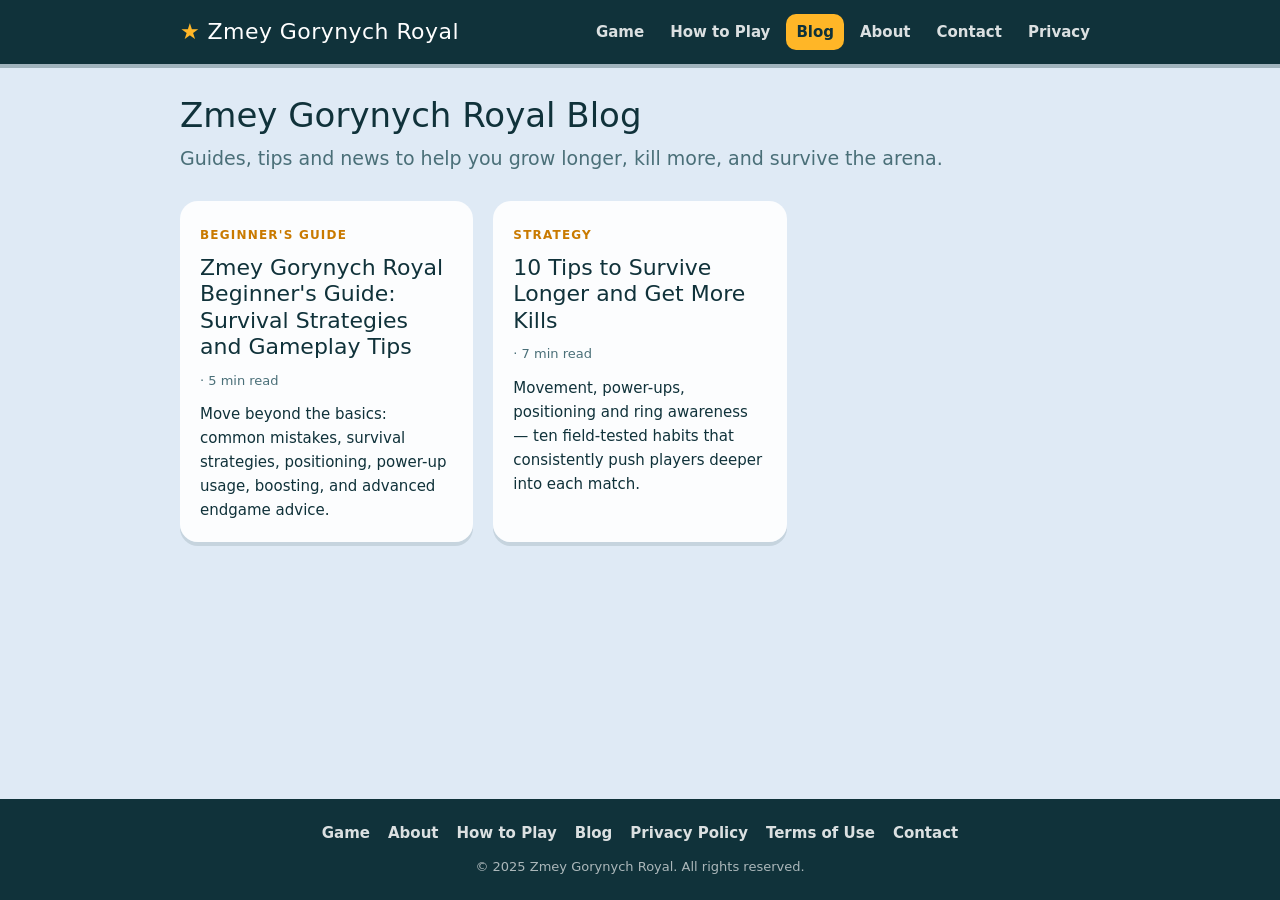
<file: blog/index.html>
<!DOCTYPE html>
<html lang="en">
<head>
<meta charset="utf-8">
<meta name="viewport" content="width=device-width,initial-scale=1">
<title>Blog — Zmey Gorynych Royal Guides &amp; News</title>
<meta name="description" content="Guides, tips, strategies and news for Zmey Gorynych Royal. Learn how to play, survive longer, and climb the leaderboard.">
<link rel="canonical" href="https://christmas-royel.pages.dev/blog/">
<meta property="og:type" content="website">
<meta property="og:title" content="Blog — Zmey Gorynych Royal">
<meta property="og:description" content="Guides, tips, strategies and news for Zmey Gorynych Royal.">
<meta property="og:url" content="https://christmas-royel.pages.dev/blog/">
<meta property="og:site_name" content="Zmey Gorynych Royal">
<meta name="twitter:card" content="summary">
<meta name="twitter:title" content="Blog — Zmey Gorynych Royal">
<meta name="twitter:description" content="Guides, tips, strategies and news for Zmey Gorynych Royal.">
<link rel="stylesheet" href="../css/site.css">
</head>
<body>

<header class="site-header">
  <div class="site-header-inner">
    <a class="brand" href="../index.html"><span class="star">★</span> Zmey Gorynych Royal</a>
    <nav class="site-nav" aria-label="Main navigation">
      <a href="../index.html">Game</a>
      <a href="../how-to-play.html">How to Play</a>
      <a href="index.html" aria-current="page">Blog</a>
      <a href="../about.html">About</a>
      <a href="../contact.html">Contact</a>
      <a href="../privacy.html">Privacy</a>
    </nav>
  </div>
</header>

<main class="site-main">
  <div class="pageintro">
    <h1>Zmey Gorynych Royal Blog</h1>
    <p class="lead">Guides, tips and news to help you grow longer, kill more, and survive the arena.</p>
  </div>

  <div class="blog-grid">
    <a class="post-card" href="how-to-play-zmey-gorynych-royal.html">
      <span class="cat">Beginner's Guide</span>
      <h2>Zmey Gorynych Royal Beginner's Guide: Survival Strategies and Gameplay Tips</h2>
      <span class="meta">· 5 min read</span>
      <p>Move beyond the basics: common mistakes, survival strategies, positioning, power-up usage, boosting, and advanced endgame advice.</p>
    </a>

    <a class="post-card" href="10-tips-survive-longer-kills-zmey-gorynych-royal.html">
      <span class="cat">Strategy</span>
      <h2>10 Tips to Survive Longer and Get More Kills</h2>
      <span class="meta">· 7 min read</span>
      <p>Movement, power-ups, positioning and ring awareness — ten field-tested habits that consistently push players deeper into each match.</p>
    </a>
  </div>
</main>

<footer class="site-footer">
  <div class="site-footer-inner">
    <nav class="site-links" aria-label="Footer navigation">
      <a href="../index.html">Game</a>
      <a href="../about.html">About</a>
      <a href="../how-to-play.html">How to Play</a>
      <a href="index.html">Blog</a>
      <a href="../privacy.html">Privacy Policy</a>
      <a href="../terms.html">Terms of Use</a>
      <a href="../contact.html">Contact</a>
    </nav>
    <p class="footer-note">© 2025 Zmey Gorynych Royal. All rights reserved.</p>
  </div>
</footer>

</body>
</html>
</file>
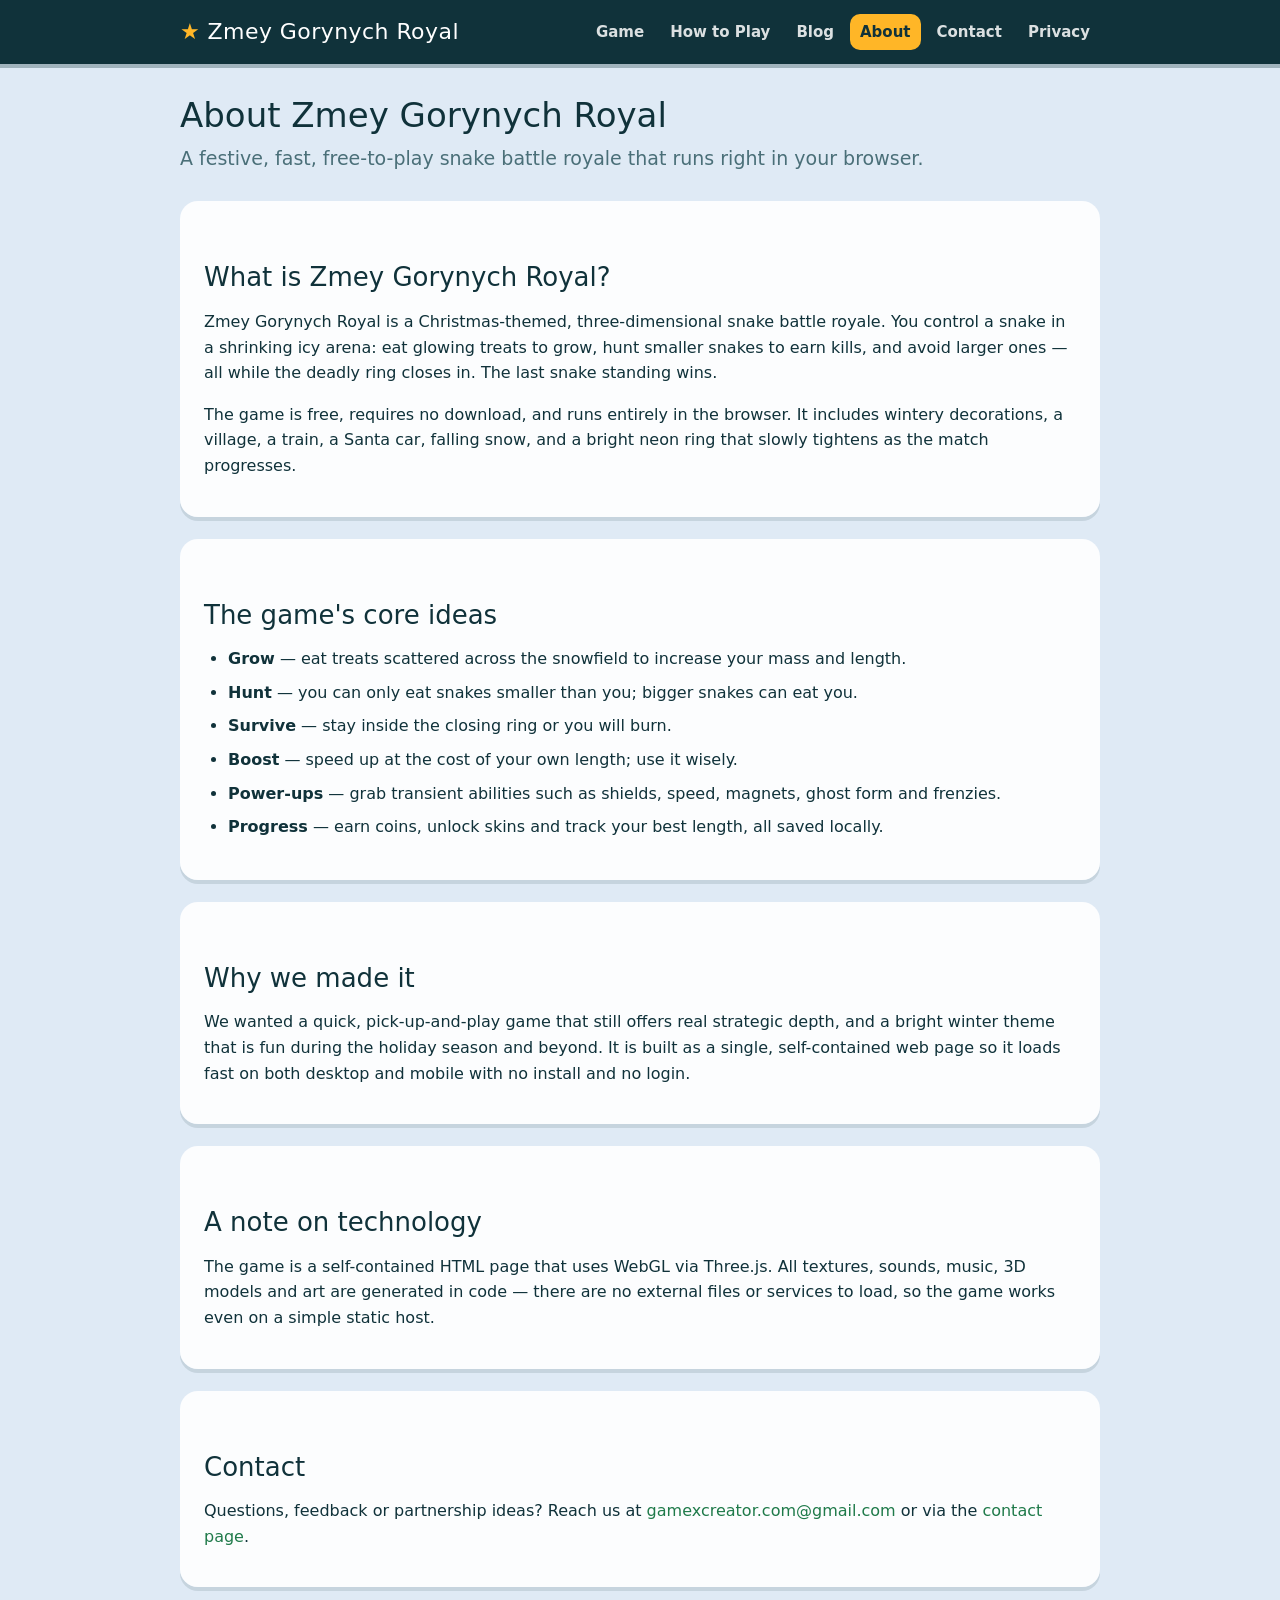
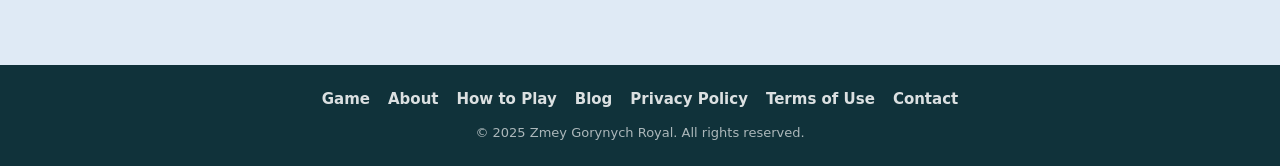
<file: about.html>
<!DOCTYPE html>
<html lang="en">
<head>
<meta charset="utf-8">
<meta name="viewport" content="width=device-width,initial-scale=1">
<title>About Zmey Gorynych Royal</title>
<meta name="description" content="Learn about Zmey Gorynych Royal, the Christmas-themed snake battle royale game: who made it, what it is, and why it was built.">
<link rel="canonical" href="https://christmas-royel.pages.dev/about.html">
<meta property="og:type" content="website">
<meta property="og:title" content="About Zmey Gorynych Royal">
<meta property="og:description" content="Meet the Christmas snake battle royale: a free, browser-based survival game where snakes grow, hunt and outlast the closing arena.">
<meta property="og:url" content="https://christmas-royel.pages.dev/about.html">
<meta property="og:site_name" content="Zmey Gorynych Royal">
<meta name="twitter:card" content="summary">
<meta name="twitter:title" content="About Zmey Gorynych Royal">
<meta name="twitter:description" content="Meet the Christmas snake battle royale: a free, browser-based survival game.">
<link rel="stylesheet" href="css/site.css">
</head>
<body>

<header class="site-header">
  <div class="site-header-inner">
    <a class="brand" href="index.html"><span class="star">★</span> Zmey Gorynych Royal</a>
    <nav class="site-nav" aria-label="Main navigation">
      <a href="index.html">Game</a>
      <a href="how-to-play.html">How to Play</a>
      <a href="blog/index.html">Blog</a>
      <a href="about.html" aria-current="page">About</a>
      <a href="contact.html">Contact</a>
      <a href="privacy.html">Privacy</a>
    </nav>
  </div>
</header>

<main class="site-main">
  <div class="pageintro">
    <h1>About Zmey Gorynych Royal</h1>
    <p class="lead">A festive, fast, free-to-play snake battle royale that runs right in your browser.</p>
  </div>

  <div class="card">
    <h2 id="what">What is Zmey Gorynych Royal?</h2>
    <p>Zmey Gorynych Royal is a Christmas-themed, three-dimensional snake battle royale. You control a snake in a shrinking icy arena: eat glowing treats to grow, hunt smaller snakes to earn kills, and avoid larger ones — all while the deadly ring closes in. The last snake standing wins.</p>
    <p>The game is free, requires no download, and runs entirely in the browser. It includes wintery decorations, a village, a train, a Santa car, falling snow, and a bright neon ring that slowly tightens as the match progresses.</p>
  </div>

  <div class="card">
    <h2 id="features">The game's core ideas</h2>
    <ul>
      <li><strong>Grow</strong> — eat treats scattered across the snowfield to increase your mass and length.</li>
      <li><strong>Hunt</strong> — you can only eat snakes smaller than you; bigger snakes can eat you.</li>
      <li><strong>Survive</strong> — stay inside the closing ring or you will burn.</li>
      <li><strong>Boost</strong> — speed up at the cost of your own length; use it wisely.</li>
      <li><strong>Power-ups</strong> — grab transient abilities such as shields, speed, magnets, ghost form and frenzies.</li>
      <li><strong>Progress</strong> — earn coins, unlock skins and track your best length, all saved locally.</li>
    </ul>
  </div>

  <div class="card">
    <h2 id="why">Why we made it</h2>
    <p>We wanted a quick, pick-up-and-play game that still offers real strategic depth, and a bright winter theme that is fun during the holiday season and beyond. It is built as a single, self-contained web page so it loads fast on both desktop and mobile with no install and no login.</p>
  </div>

  <div class="card">
    <h2 id="tech">A note on technology</h2>
    <p>The game is a self-contained HTML page that uses WebGL via Three.js. All textures, sounds, music, 3D models and art are generated in code — there are no external files or services to load, so the game works even on a simple static host.</p>
  </div>

  <div class="card">
    <h2 id="contact">Contact</h2>
    <p>Questions, feedback or partnership ideas? Reach us at <a href="mailto:gamexcreator.com@gmail.com">gamexcreator.com@gmail.com</a> or via the <a href="contact.html">contact page</a>.</p>
  </div>
</main>

<footer class="site-footer">
  <div class="site-footer-inner">
    <nav class="site-links" aria-label="Footer navigation">
      <a href="index.html">Game</a>
      <a href="about.html">About</a>
      <a href="how-to-play.html">How to Play</a>
      <a href="blog/index.html">Blog</a>
      <a href="privacy.html">Privacy Policy</a>
      <a href="terms.html">Terms of Use</a>
      <a href="contact.html">Contact</a>
    </nav>
    <p class="footer-note">© 2025 Zmey Gorynych Royal. All rights reserved.</p>
  </div>
</footer>

</body>
</html>
</file>
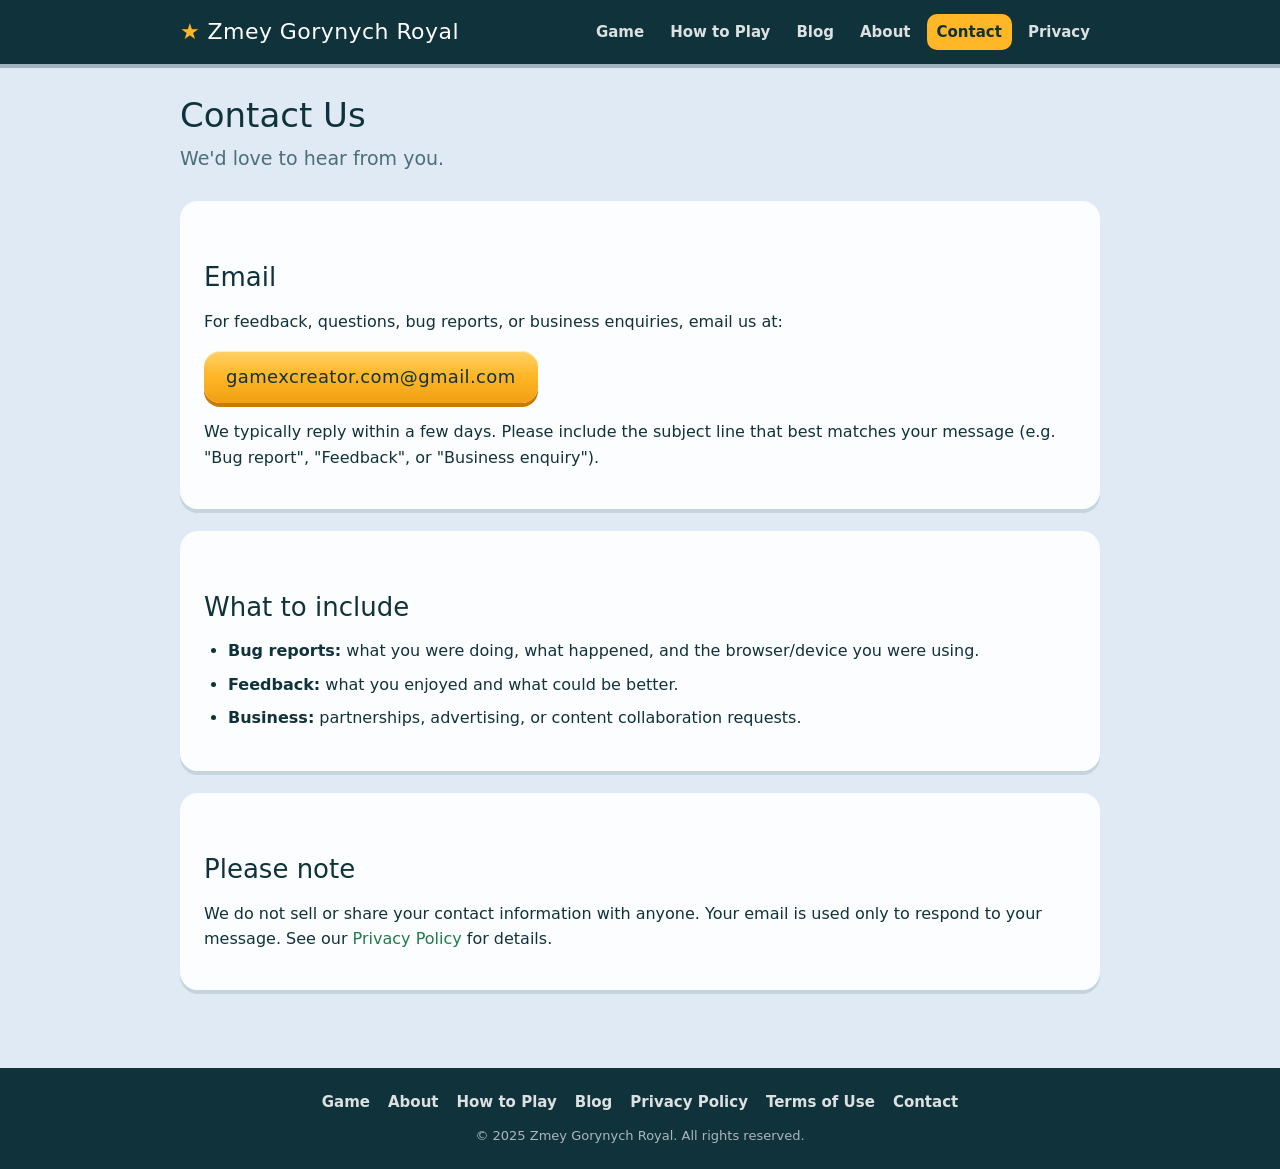
<file: contact.html>
<!DOCTYPE html>
<html lang="en">
<head>
<meta charset="utf-8">
<meta name="viewport" content="width=device-width,initial-scale=1">
<title>Contact — Zmey Gorynych Royal</title>
<meta name="description" content="Contact Zmey Gorynych Royal for feedback, questions, bug reports or business enquiries.">
<link rel="canonical" href="https://christmas-royel.pages.dev/contact.html">
<meta property="og:type" content="website">
<meta property="og:title" content="Contact — Zmey Gorynych Royal">
<meta property="og:description" content="Get in touch about the game.">
<meta property="og:url" content="https://christmas-royel.pages.dev/contact.html">
<meta property="og:site_name" content="Zmey Gorynych Royal">
<meta name="twitter:card" content="summary">
<meta name="twitter:title" content="Contact — Zmey Gorynych Royal">
<meta name="twitter:description" content="Get in touch about the game.">
<link rel="stylesheet" href="css/site.css">
</head>
<body>

<header class="site-header">
  <div class="site-header-inner">
    <a class="brand" href="index.html"><span class="star">★</span> Zmey Gorynych Royal</a>
    <nav class="site-nav" aria-label="Main navigation">
      <a href="index.html">Game</a>
      <a href="how-to-play.html">How to Play</a>
      <a href="blog/index.html">Blog</a>
      <a href="about.html">About</a>
      <a href="contact.html" aria-current="page">Contact</a>
      <a href="privacy.html">Privacy</a>
    </nav>
  </div>
</header>

<main class="site-main">
  <div class="pageintro">
    <h1>Contact Us</h1>
    <p class="lead">We'd love to hear from you.</p>
  </div>

  <div class="card">
    <h2>Email</h2>
    <p>For feedback, questions, bug reports, or business enquiries, email us at:</p>
    <p><a class="btn" href="mailto:gamexcreator.com@gmail.com">gamexcreator.com@gmail.com</a></p>
    <p>We typically reply within a few days. Please include the subject line that best matches your message (e.g. "Bug report", "Feedback", or "Business enquiry").</p>
  </div>

  <div class="card">
    <h2>What to include</h2>
    <ul>
      <li><strong>Bug reports:</strong> what you were doing, what happened, and the browser/device you were using.</li>
      <li><strong>Feedback:</strong> what you enjoyed and what could be better.</li>
      <li><strong>Business:</strong> partnerships, advertising, or content collaboration requests.</li>
    </ul>
  </div>

  <div class="card">
    <h2>Please note</h2>
    <p>We do not sell or share your contact information with anyone. Your email is used only to respond to your message. See our <a href="privacy.html">Privacy Policy</a> for details.</p>
  </div>
</main>

<footer class="site-footer">
  <div class="site-footer-inner">
    <nav class="site-links" aria-label="Footer navigation">
      <a href="index.html">Game</a>
      <a href="about.html">About</a>
      <a href="how-to-play.html">How to Play</a>
      <a href="blog/index.html">Blog</a>
      <a href="privacy.html">Privacy Policy</a>
      <a href="terms.html">Terms of Use</a>
      <a href="contact.html">Contact</a>
    </nav>
    <p class="footer-note">© 2025 Zmey Gorynych Royal. All rights reserved.</p>
  </div>
</footer>

</body>
</html>
</file>
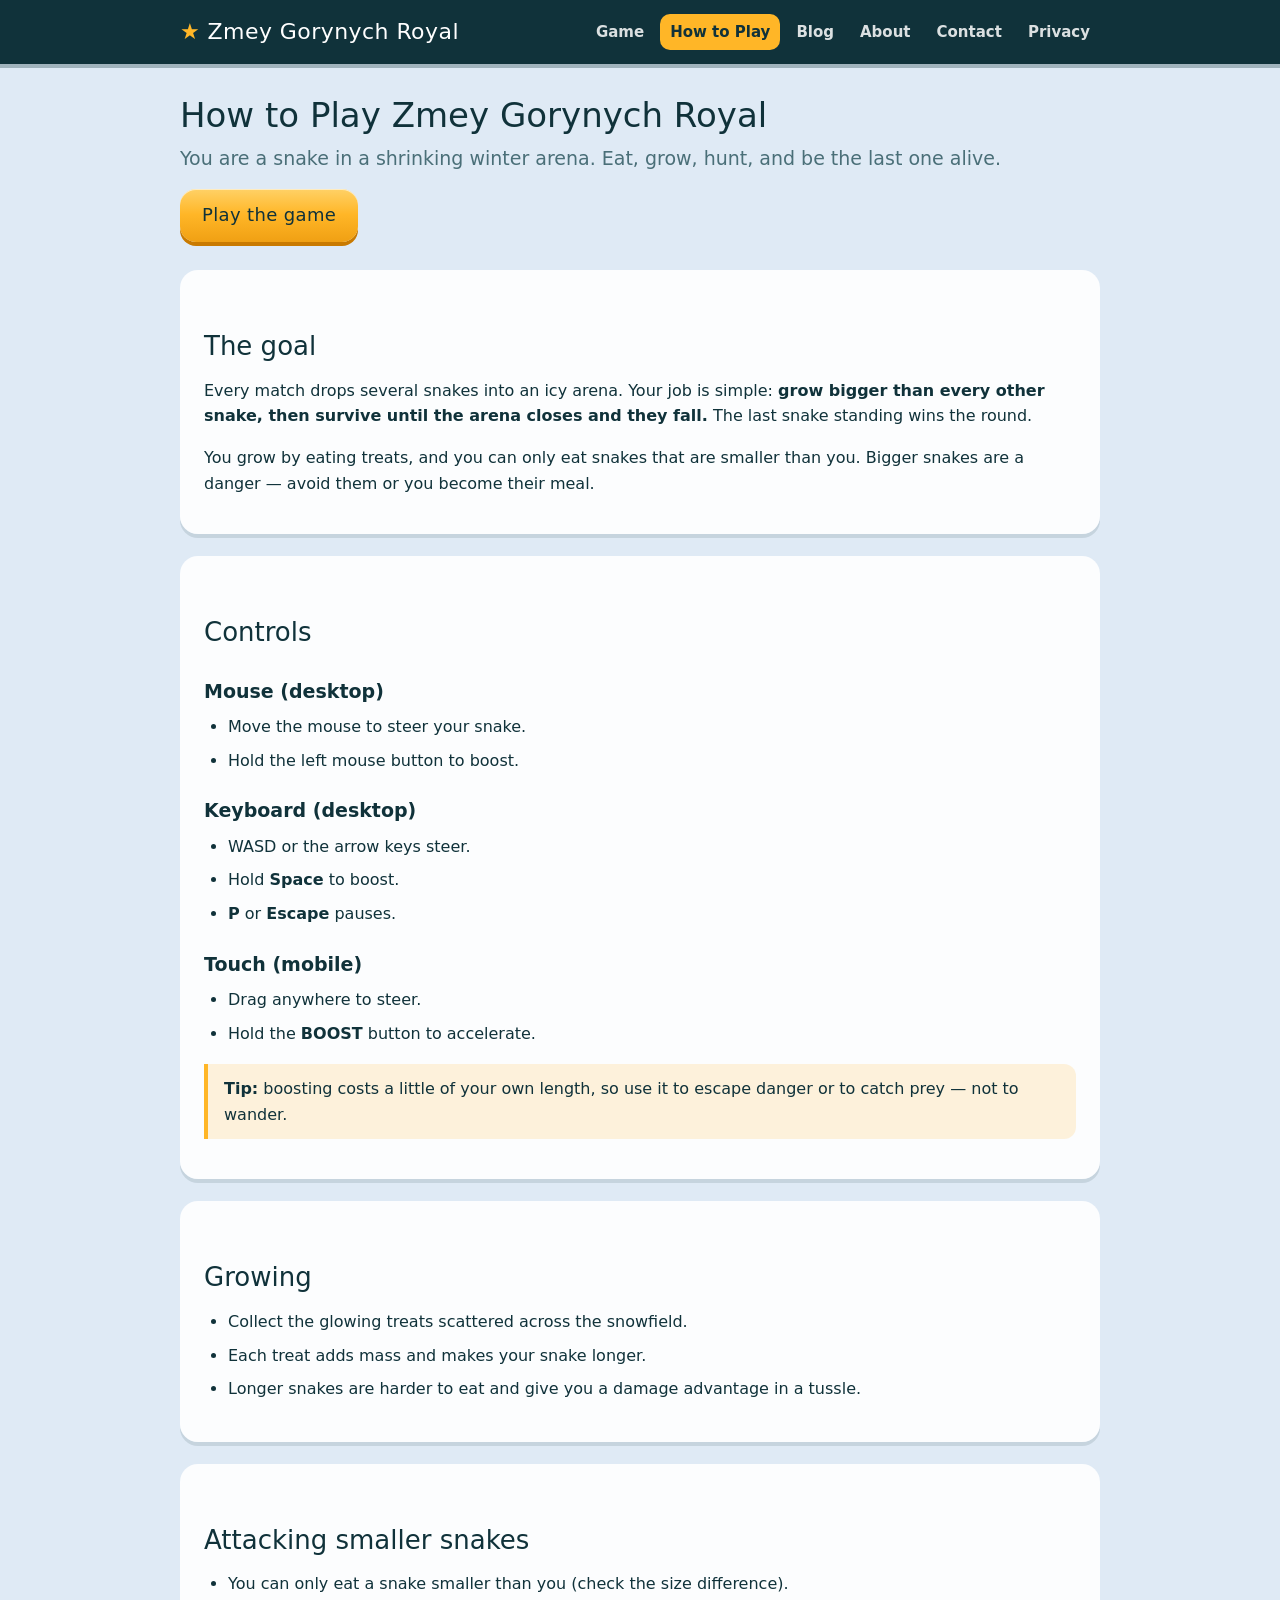
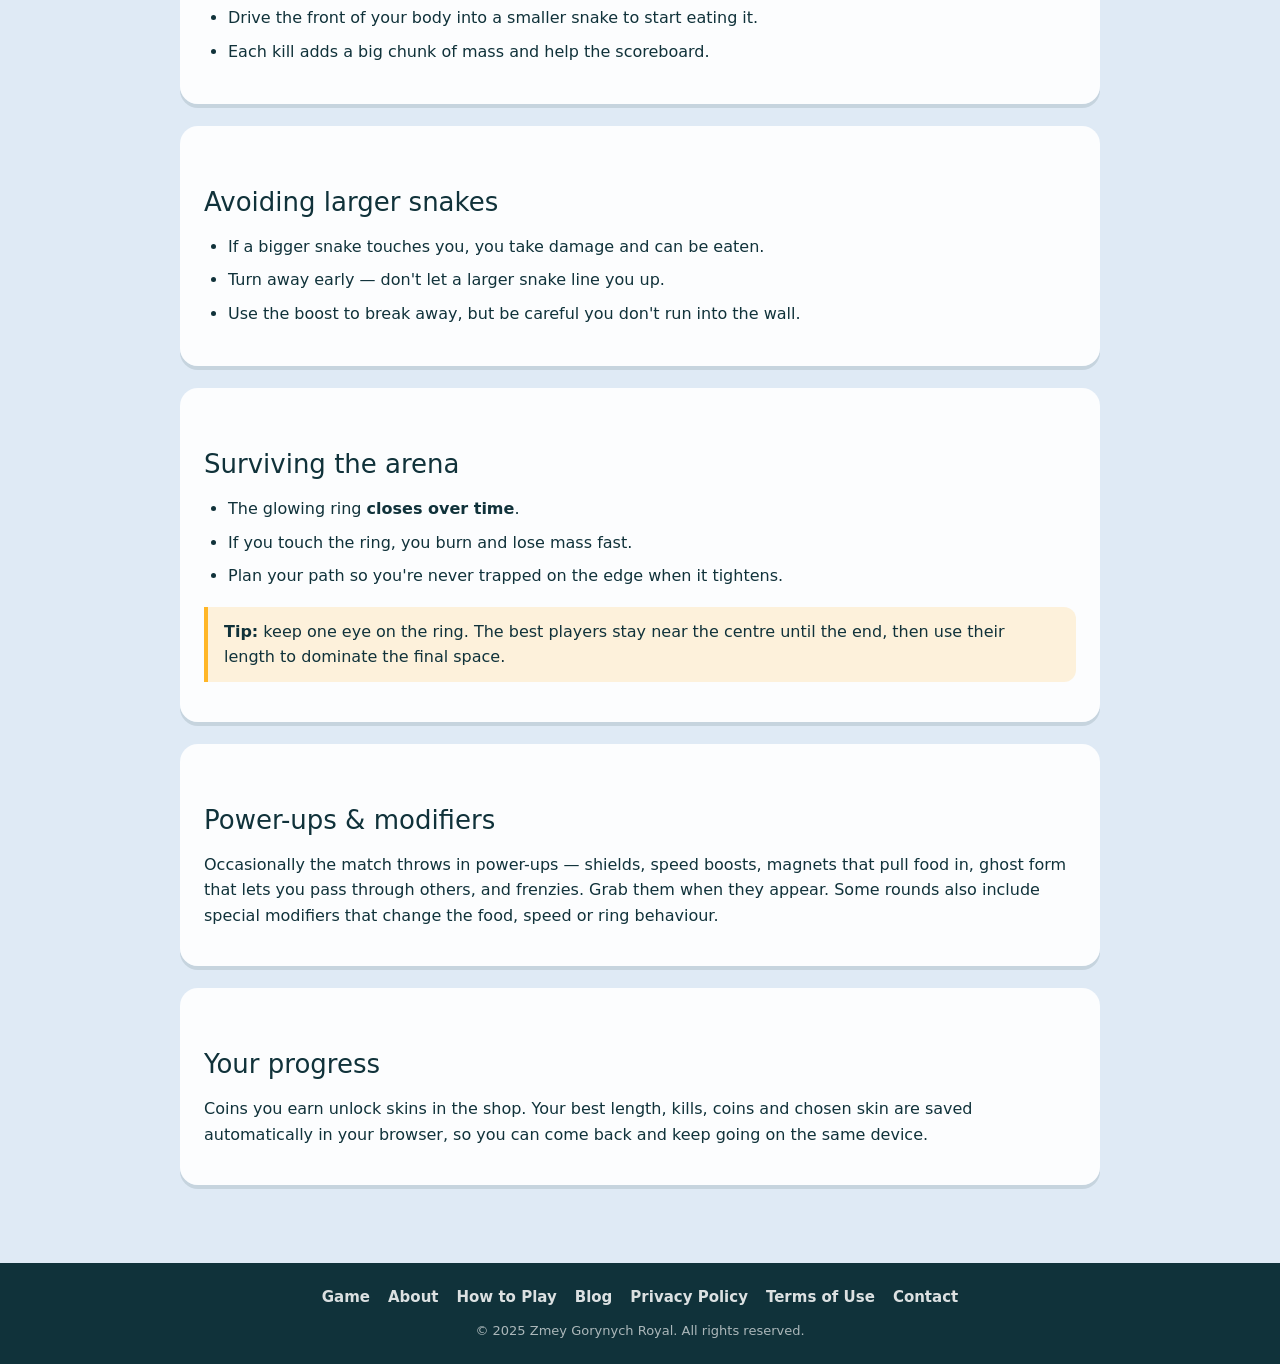
<file: how-to-play.html>
<!DOCTYPE html>
<html lang="en">
<head>
<meta charset="utf-8">
<meta name="viewport" content="width=device-width,initial-scale=1">
<title>How to Play Zmey Gorynych Royal</title>
<meta name="description" content="Learn how to play Zmey Gorynych Royal: controls, eating treats, growing, attacking smaller snakes, avoiding larger snakes, boosting and surviving the closing arena.">
<link rel="canonical" href="https://christmas-royel.pages.dev/how-to-play.html">
<meta property="og:type" content="website">
<meta property="og:title" content="How to Play Zmey Gorynych Royal">
<meta property="og:description" content="A clear, illustrated guide to controls and survival in the Christmas snake battle royale.">
<meta property="og:url" content="https://christmas-royel.pages.dev/how-to-play.html">
<meta property="og:site_name" content="Zmey Gorynych Royal">
<meta name="twitter:card" content="summary">
<meta name="twitter:title" content="How to Play Zmey Gorynych Royal">
<meta name="twitter:description" content="Controls, growing, hunting and surviving in the Christmas snake battle royale.">
<link rel="stylesheet" href="css/site.css">
</head>
<body>

<header class="site-header">
  <div class="site-header-inner">
    <a class="brand" href="index.html"><span class="star">★</span> Zmey Gorynych Royal</a>
    <nav class="site-nav" aria-label="Main navigation">
      <a href="index.html">Game</a>
      <a href="how-to-play.html" aria-current="page">How to Play</a>
      <a href="blog/index.html">Blog</a>
      <a href="about.html">About</a>
      <a href="contact.html">Contact</a>
      <a href="privacy.html">Privacy</a>
    </nav>
  </div>
</header>

<main class="site-main">
  <div class="pageintro">
    <h1>How to Play Zmey Gorynych Royal</h1>
    <p class="lead">You are a snake in a shrinking winter arena. Eat, grow, hunt, and be the last one alive.</p>
    <p><a class="btn" href="index.html">Play the game</a></p>
  </div>

  <div class="card">
    <h2>The goal</h2>
    <p>Every match drops several snakes into an icy arena. Your job is simple: <strong>grow bigger than every other snake, then survive until the arena closes and they fall.</strong> The last snake standing wins the round.</p>
    <p>You grow by eating treats, and you can only eat snakes that are smaller than you. Bigger snakes are a danger — avoid them or you become their meal.</p>
  </div>

  <div class="card">
    <h2>Controls</h2>
    <h3>Mouse (desktop)</h3>
    <ul>
      <li>Move the mouse to steer your snake.</li>
      <li>Hold the left mouse button to boost.</li>
    </ul>
    <h3>Keyboard (desktop)</h3>
    <ul>
      <li>WASD or the arrow keys steer.</li>
      <li>Hold <strong>Space</strong> to boost.</li>
      <li><strong>P</strong> or <strong>Escape</strong> pauses.</li>
    </ul>
    <h3>Touch (mobile)</h3>
    <ul>
      <li>Drag anywhere to steer.</li>
      <li>Hold the <strong>BOOST</strong> button to accelerate.</li>
    </ul>
    <div class="tip"><strong>Tip:</strong> boosting costs a little of your own length, so use it to escape danger or to catch prey — not to wander.</div>
  </div>

  <div class="card">
    <h2>Growing</h2>
    <ul>
      <li>Collect the glowing treats scattered across the snowfield.</li>
      <li>Each treat adds mass and makes your snake longer.</li>
      <li>Longer snakes are harder to eat and give you a damage advantage in a tussle.</li>
    </ul>
  </div>

  <div class="card">
    <h2>Attacking smaller snakes</h2>
    <ul>
      <li>You can only eat a snake smaller than you (check the size difference).</li>
      <li>Drive the front of your body into a smaller snake to start eating it.</li>
      <li>Each kill adds a big chunk of mass and help the scoreboard.</li>
    </ul>
  </div>

  <div class="card">
    <h2>Avoiding larger snakes</h2>
    <ul>
      <li>If a bigger snake touches you, you take damage and can be eaten.</li>
      <li>Turn away early — don't let a larger snake line you up.</li>
      <li>Use the boost to break away, but be careful you don't run into the wall.</li>
    </ul>
  </div>

  <div class="card">
    <h2>Surviving the arena</h2>
    <ul>
      <li>The glowing ring <strong>closes over time</strong>.</li>
      <li>If you touch the ring, you burn and lose mass fast.</li>
      <li>Plan your path so you're never trapped on the edge when it tightens.</li>
    </ul>
    <div class="tip"><strong>Tip:</strong> keep one eye on the ring. The best players stay near the centre until the end, then use their length to dominate the final space.</div>
  </div>

  <div class="card">
    <h2>Power-ups &amp; modifiers</h2>
    <p>Occasionally the match throws in power-ups — shields, speed boosts, magnets that pull food in, ghost form that lets you pass through others, and frenzies. Grab them when they appear. Some rounds also include special modifiers that change the food, speed or ring behaviour.</p>
  </div>

  <div class="card">
    <h2>Your progress</h2>
    <p>Coins you earn unlock skins in the shop. Your best length, kills, coins and chosen skin are saved automatically in your browser, so you can come back and keep going on the same device.</p>
  </div>
</main>

<footer class="site-footer">
  <div class="site-footer-inner">
    <nav class="site-links" aria-label="Footer navigation">
      <a href="index.html">Game</a>
      <a href="about.html">About</a>
      <a href="how-to-play.html">How to Play</a>
      <a href="blog/index.html">Blog</a>
      <a href="privacy.html">Privacy Policy</a>
      <a href="terms.html">Terms of Use</a>
      <a href="contact.html">Contact</a>
    </nav>
    <p class="footer-note">© 2025 Zmey Gorynych Royal. All rights reserved.</p>
  </div>
</footer>

</body>
</html>
</file>
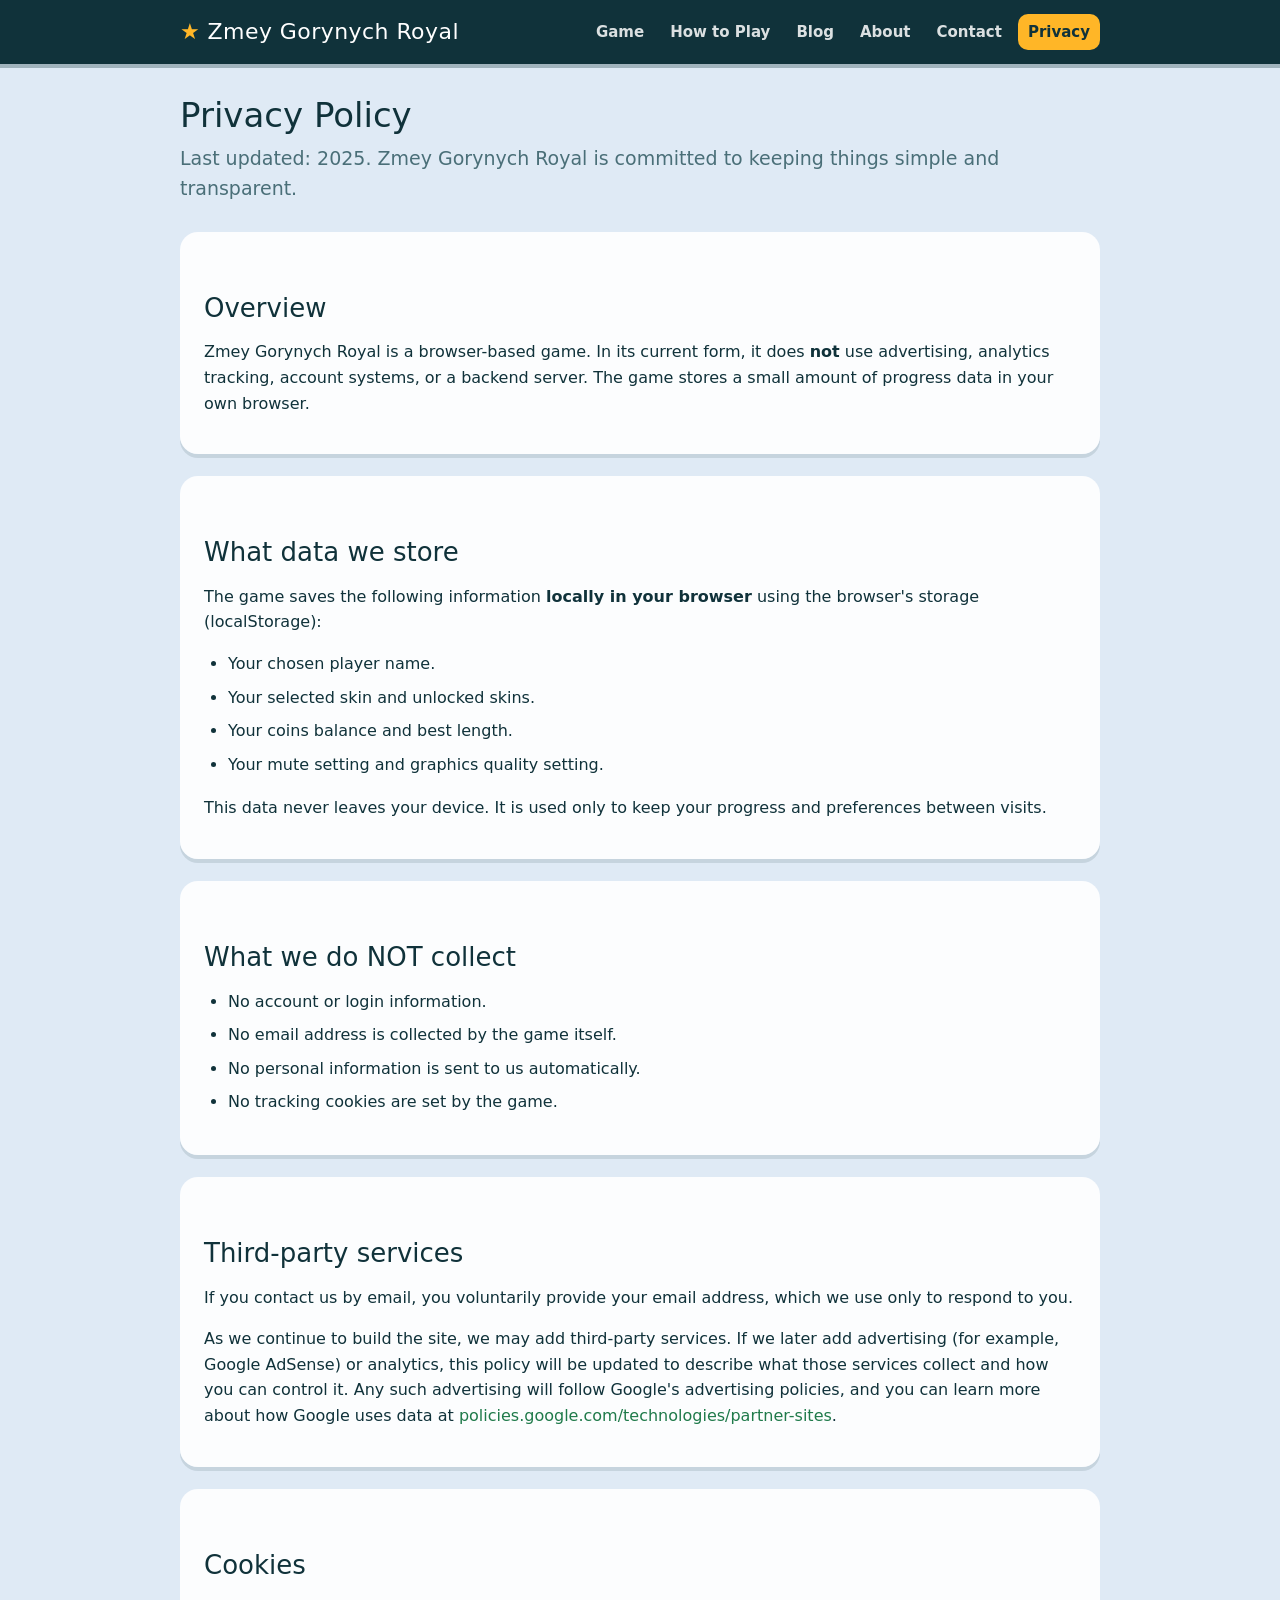
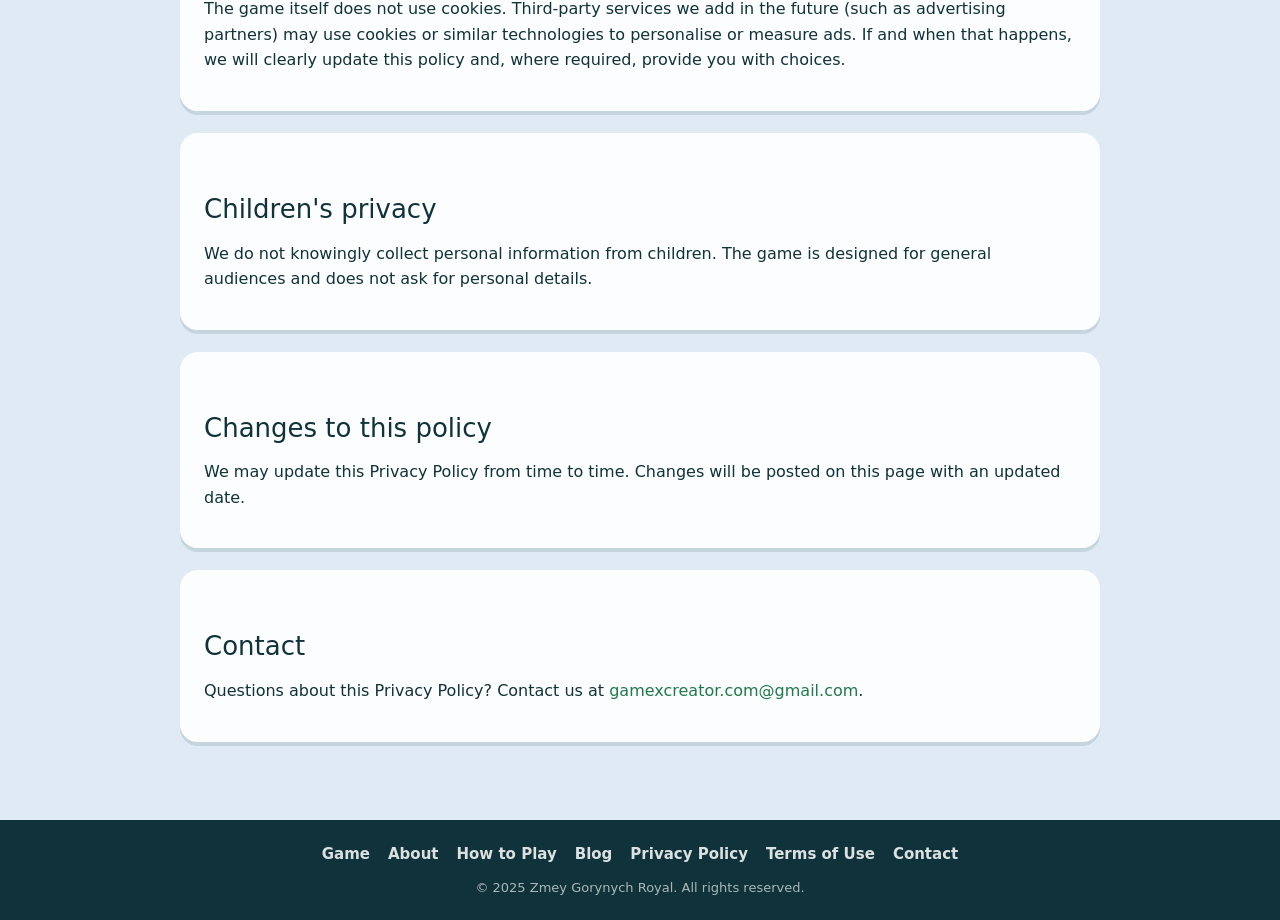
<file: privacy.html>
<!DOCTYPE html>
<html lang="en">
<head>
<meta charset="utf-8">
<meta name="viewport" content="width=device-width,initial-scale=1">
<title>Privacy Policy — Zmey Gorynych Royal</title>
<meta name="description" content="The privacy policy for Zmey Gorynych Royal: what data the game stores, how it is used, and your choices. Includes information about future third-party advertising.">
<link rel="canonical" href="https://christmas-royel.pages.dev/privacy.html">
<meta property="og:type" content="website">
<meta property="og:title" content="Privacy Policy — Zmey Gorynych Royal">
<meta property="og:description" content="What data the game stores, how it's used, and your choices.">
<meta property="og:url" content="https://christmas-royel.pages.dev/privacy.html">
<meta property="og:site_name" content="Zmey Gorynych Royal">
<meta name="twitter:card" content="summary">
<meta name="twitter:title" content="Privacy Policy — Zmey Gorynych Royal">
<meta name="twitter:description" content="How Zmey Gorynych Royal handles your data.">
<link rel="stylesheet" href="css/site.css">
</head>
<body>

<header class="site-header">
  <div class="site-header-inner">
    <a class="brand" href="index.html"><span class="star">★</span> Zmey Gorynych Royal</a>
    <nav class="site-nav" aria-label="Main navigation">
      <a href="index.html">Game</a>
      <a href="how-to-play.html">How to Play</a>
      <a href="blog/index.html">Blog</a>
      <a href="about.html">About</a>
      <a href="contact.html">Contact</a>
      <a href="privacy.html" aria-current="page">Privacy</a>
    </nav>
  </div>
</header>

<main class="site-main">
  <div class="pageintro">
    <h1>Privacy Policy</h1>
    <p class="lead">Last updated: 2025. Zmey Gorynych Royal is committed to keeping things simple and transparent.</p>
  </div>

  <div class="card">
    <h2>Overview</h2>
    <p>Zmey Gorynych Royal is a browser-based game. In its current form, it does <strong>not</strong> use advertising, analytics tracking, account systems, or a backend server. The game stores a small amount of progress data in your own browser.</p>
  </div>

  <div class="card">
    <h2>What data we store</h2>
    <p>The game saves the following information <strong>locally in your browser</strong> using the browser's storage (localStorage):</p>
    <ul>
      <li>Your chosen player name.</li>
      <li>Your selected skin and unlocked skins.</li>
      <li>Your coins balance and best length.</li>
      <li>Your mute setting and graphics quality setting.</li>
    </ul>
    <p>This data never leaves your device. It is used only to keep your progress and preferences between visits.</p>
  </div>

  <div class="card">
    <h2>What we do NOT collect</h2>
    <ul>
      <li>No account or login information.</li>
      <li>No email address is collected by the game itself.</li>
      <li>No personal information is sent to us automatically.</li>
      <li>No tracking cookies are set by the game.</li>
    </ul>
  </div>

  <div class="card">
    <h2>Third-party services</h2>
    <p>If you contact us by email, you voluntarily provide your email address, which we use only to respond to you.</p>
    <p>As we continue to build the site, we may add third-party services. If we later add advertising (for example, Google AdSense) or analytics, this policy will be updated to describe what those services collect and how you can control it. Any such advertising will follow Google's advertising policies, and you can learn more about how Google uses data at <a href="https://policies.google.com/technologies/partner-sites" rel="noopener noreferrer" target="_blank">policies.google.com/technologies/partner-sites</a>.</p>
  </div>

  <div class="card">
    <h2>Cookies</h2>
    <p>The game itself does not use cookies. Third-party services we add in the future (such as advertising partners) may use cookies or similar technologies to personalise or measure ads. If and when that happens, we will clearly update this policy and, where required, provide you with choices.</p>
  </div>

  <div class="card">
    <h2>Children's privacy</h2>
    <p>We do not knowingly collect personal information from children. The game is designed for general audiences and does not ask for personal details.</p>
  </div>

  <div class="card">
    <h2>Changes to this policy</h2>
    <p>We may update this Privacy Policy from time to time. Changes will be posted on this page with an updated date.</p>
  </div>

  <div class="card">
    <h2>Contact</h2>
    <p>Questions about this Privacy Policy? Contact us at <a href="mailto:gamexcreator.com@gmail.com">gamexcreator.com@gmail.com</a>.</p>
  </div>
</main>

<footer class="site-footer">
  <div class="site-footer-inner">
    <nav class="site-links" aria-label="Footer navigation">
      <a href="index.html">Game</a>
      <a href="about.html">About</a>
      <a href="how-to-play.html">How to Play</a>
      <a href="blog/index.html">Blog</a>
      <a href="privacy.html">Privacy Policy</a>
      <a href="terms.html">Terms of Use</a>
      <a href="contact.html">Contact</a>
    </nav>
    <p class="footer-note">© 2025 Zmey Gorynych Royal. All rights reserved.</p>
  </div>
</footer>

</body>
</html>
</file>
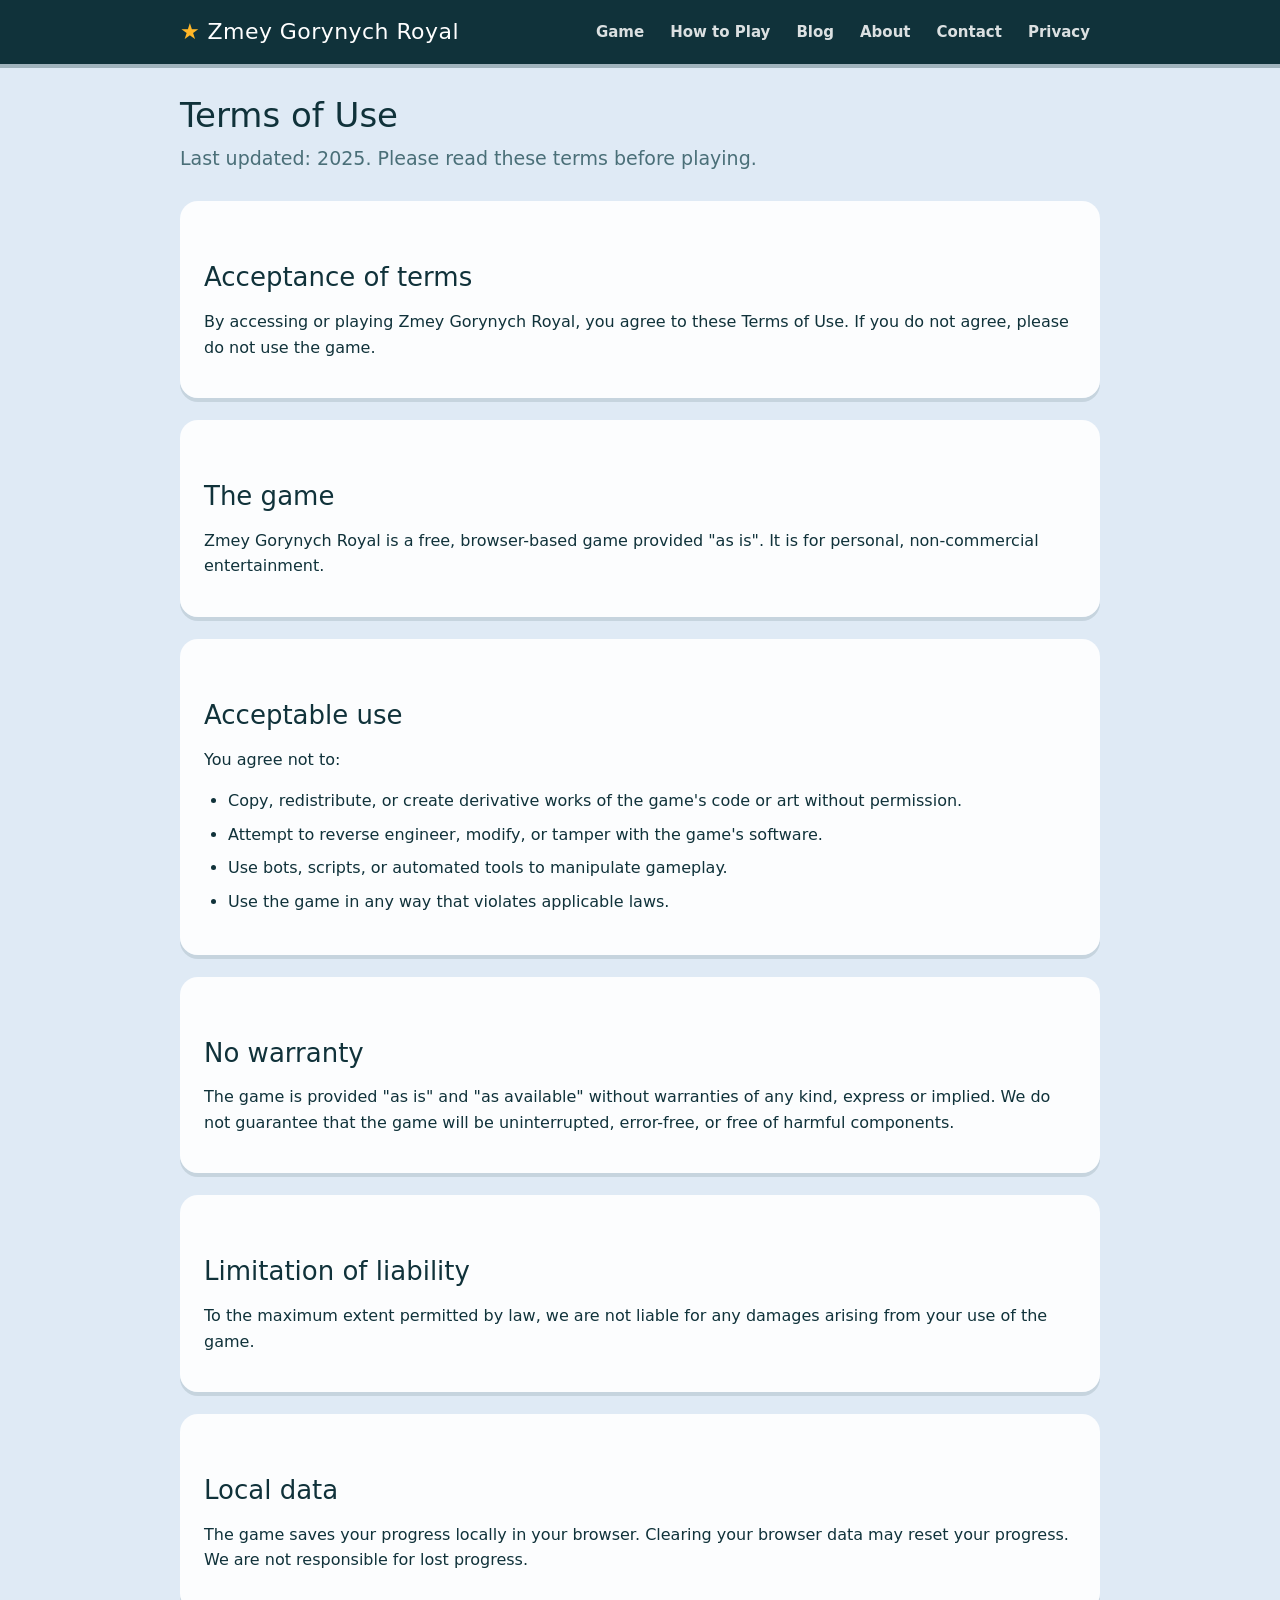
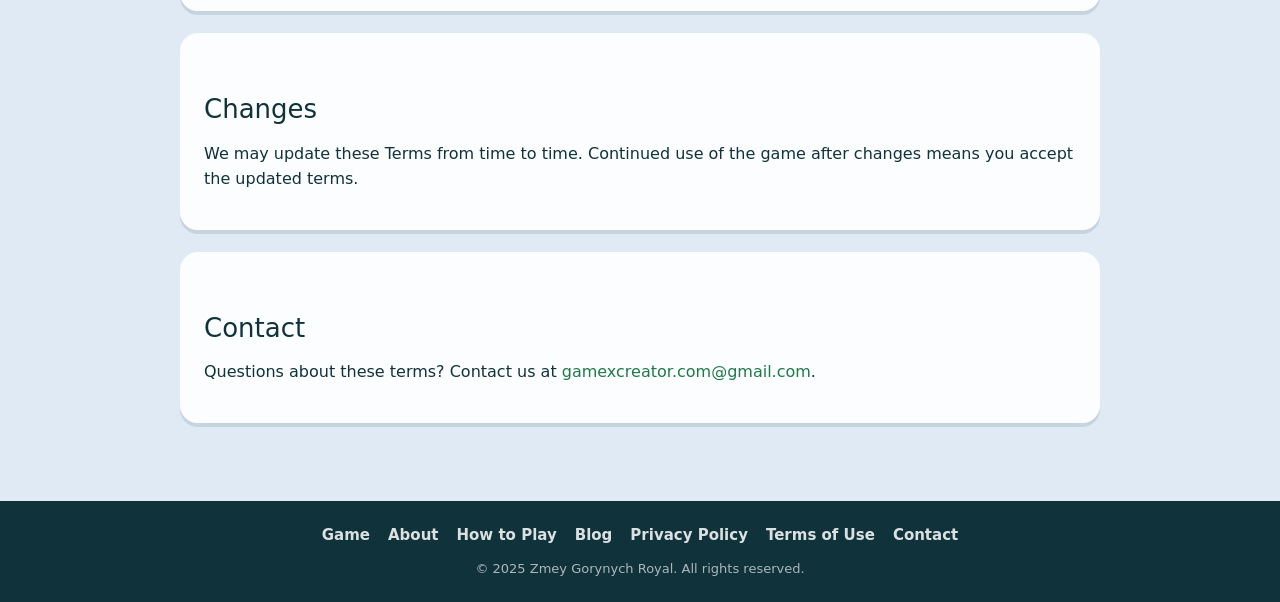
<file: terms.html>
<!DOCTYPE html>
<html lang="en">
<head>
<meta charset="utf-8">
<meta name="viewport" content="width=device-width,initial-scale=1">
<title>Terms of Use — Zmey Gorynych Royal</title>
<meta name="description" content="The terms of use for Zmey Gorynych Royal, the free browser-based snake battle royale game.">
<link rel="canonical" href="https://christmas-royel.pages.dev/terms.html">
<meta property="og:type" content="website">
<meta property="og:title" content="Terms of Use — Zmey Gorynych Royal">
<meta property="og:description" content="The rules and terms for playing Zmey Gorynych Royal.">
<meta property="og:url" content="https://christmas-royel.pages.dev/terms.html">
<meta property="og:site_name" content="Zmey Gorynych Royal">
<meta name="twitter:card" content="summary">
<meta name="twitter:title" content="Terms of Use — Zmey Gorynych Royal">
<meta name="twitter:description" content="The rules and terms for playing Zmey Gorynych Royal.">
<link rel="stylesheet" href="css/site.css">
</head>
<body>

<header class="site-header">
  <div class="site-header-inner">
    <a class="brand" href="index.html"><span class="star">★</span> Zmey Gorynych Royal</a>
    <nav class="site-nav" aria-label="Main navigation">
      <a href="index.html">Game</a>
      <a href="how-to-play.html">How to Play</a>
      <a href="blog/index.html">Blog</a>
      <a href="about.html">About</a>
      <a href="contact.html">Contact</a>
      <a href="privacy.html">Privacy</a>
    </nav>
  </div>
</header>

<main class="site-main">
  <div class="pageintro">
    <h1>Terms of Use</h1>
    <p class="lead">Last updated: 2025. Please read these terms before playing.</p>
  </div>

  <div class="card">
    <h2>Acceptance of terms</h2>
    <p>By accessing or playing Zmey Gorynych Royal, you agree to these Terms of Use. If you do not agree, please do not use the game.</p>
  </div>

  <div class="card">
    <h2>The game</h2>
    <p>Zmey Gorynych Royal is a free, browser-based game provided "as is". It is for personal, non-commercial entertainment.</p>
  </div>

  <div class="card">
    <h2>Acceptable use</h2>
    <p>You agree not to:</p>
    <ul>
      <li>Copy, redistribute, or create derivative works of the game's code or art without permission.</li>
      <li>Attempt to reverse engineer, modify, or tamper with the game's software.</li>
      <li>Use bots, scripts, or automated tools to manipulate gameplay.</li>
      <li>Use the game in any way that violates applicable laws.</li>
    </ul>
  </div>

  <div class="card">
    <h2>No warranty</h2>
    <p>The game is provided "as is" and "as available" without warranties of any kind, express or implied. We do not guarantee that the game will be uninterrupted, error-free, or free of harmful components.</p>
  </div>

  <div class="card">
    <h2>Limitation of liability</h2>
    <p>To the maximum extent permitted by law, we are not liable for any damages arising from your use of the game.</p>
  </div>

  <div class="card">
    <h2>Local data</h2>
    <p>The game saves your progress locally in your browser. Clearing your browser data may reset your progress. We are not responsible for lost progress.</p>
  </div>

  <div class="card">
    <h2>Changes</h2>
    <p>We may update these Terms from time to time. Continued use of the game after changes means you accept the updated terms.</p>
  </div>

  <div class="card">
    <h2>Contact</h2>
    <p>Questions about these terms? Contact us at <a href="mailto:gamexcreator.com@gmail.com">gamexcreator.com@gmail.com</a>.</p>
  </div>
</main>

<footer class="site-footer">
  <div class="site-footer-inner">
    <nav class="site-links" aria-label="Footer navigation">
      <a href="index.html">Game</a>
      <a href="about.html">About</a>
      <a href="how-to-play.html">How to Play</a>
      <a href="blog/index.html">Blog</a>
      <a href="privacy.html">Privacy Policy</a>
      <a href="terms.html">Terms of Use</a>
      <a href="contact.html">Contact</a>
    </nav>
    <p class="footer-note">© 2025 Zmey Gorynych Royal. All rights reserved.</p>
  </div>
</footer>

</body>
</html>
</file>
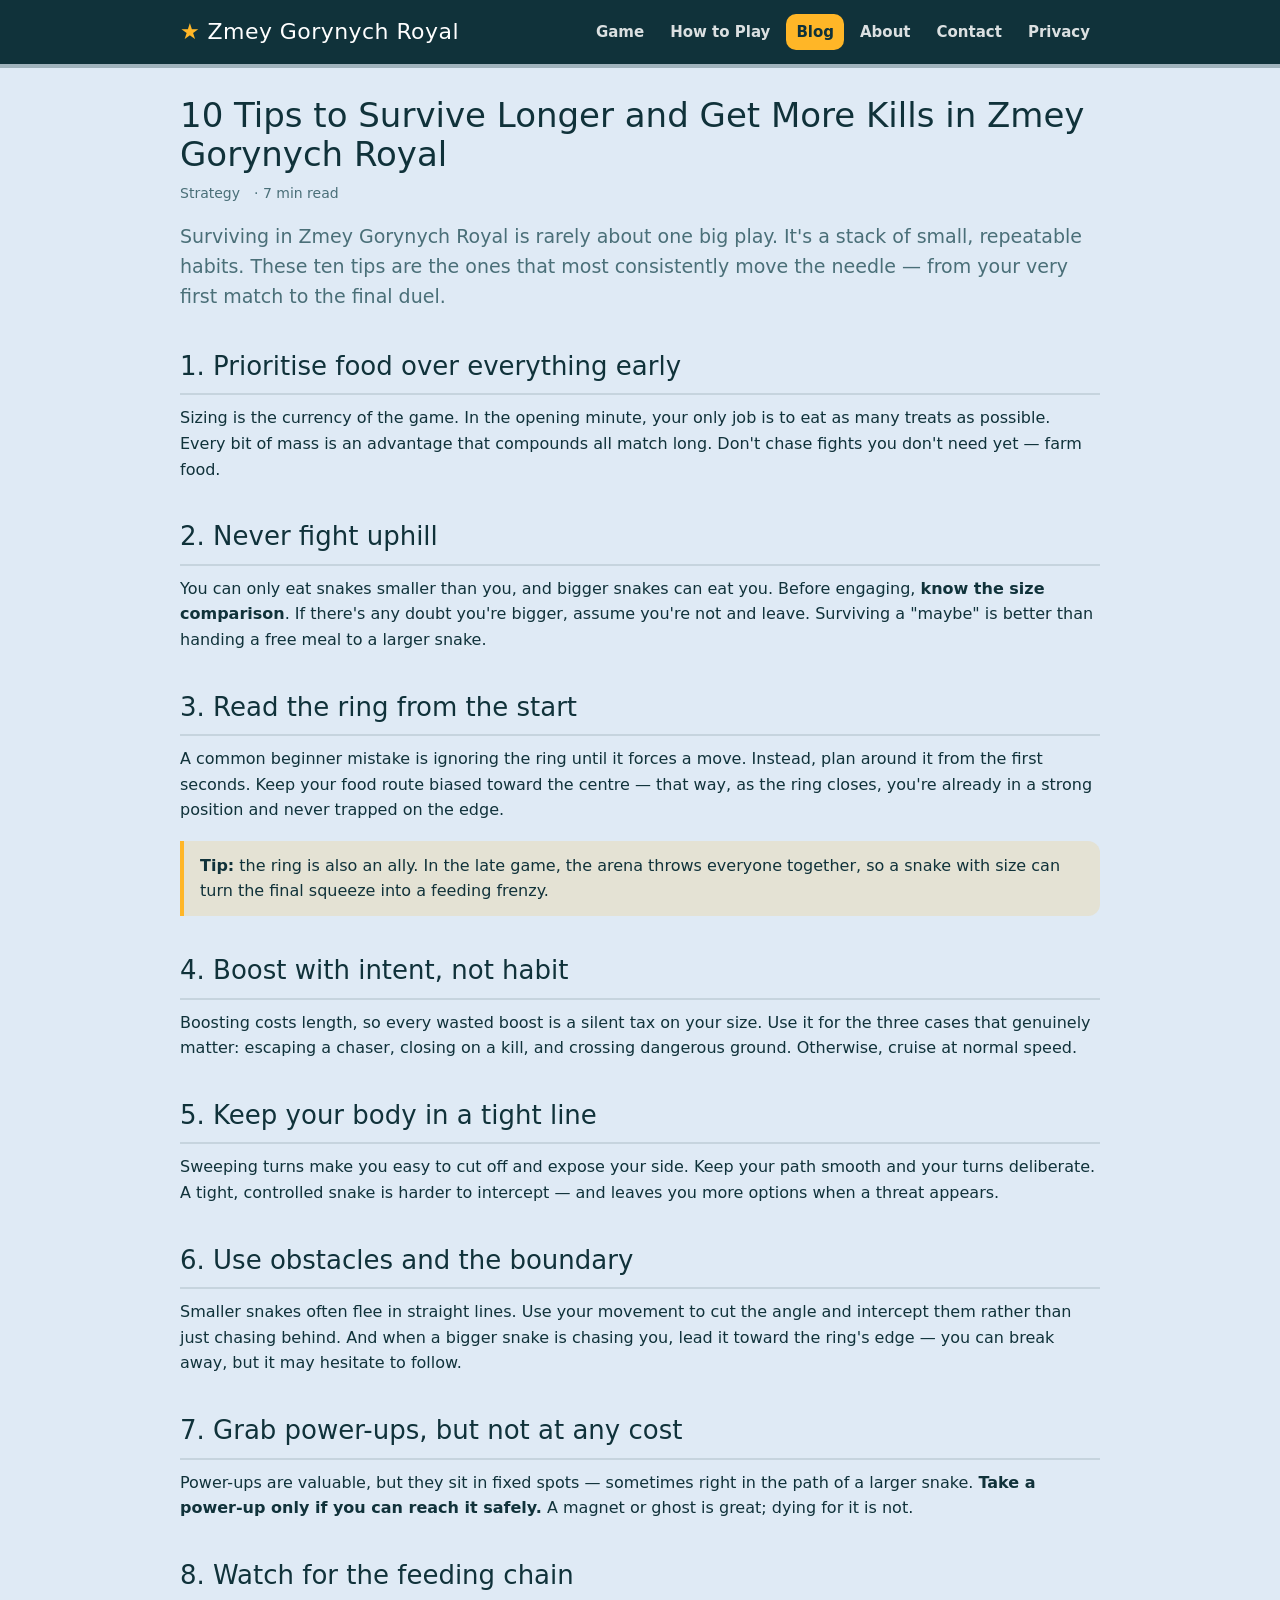
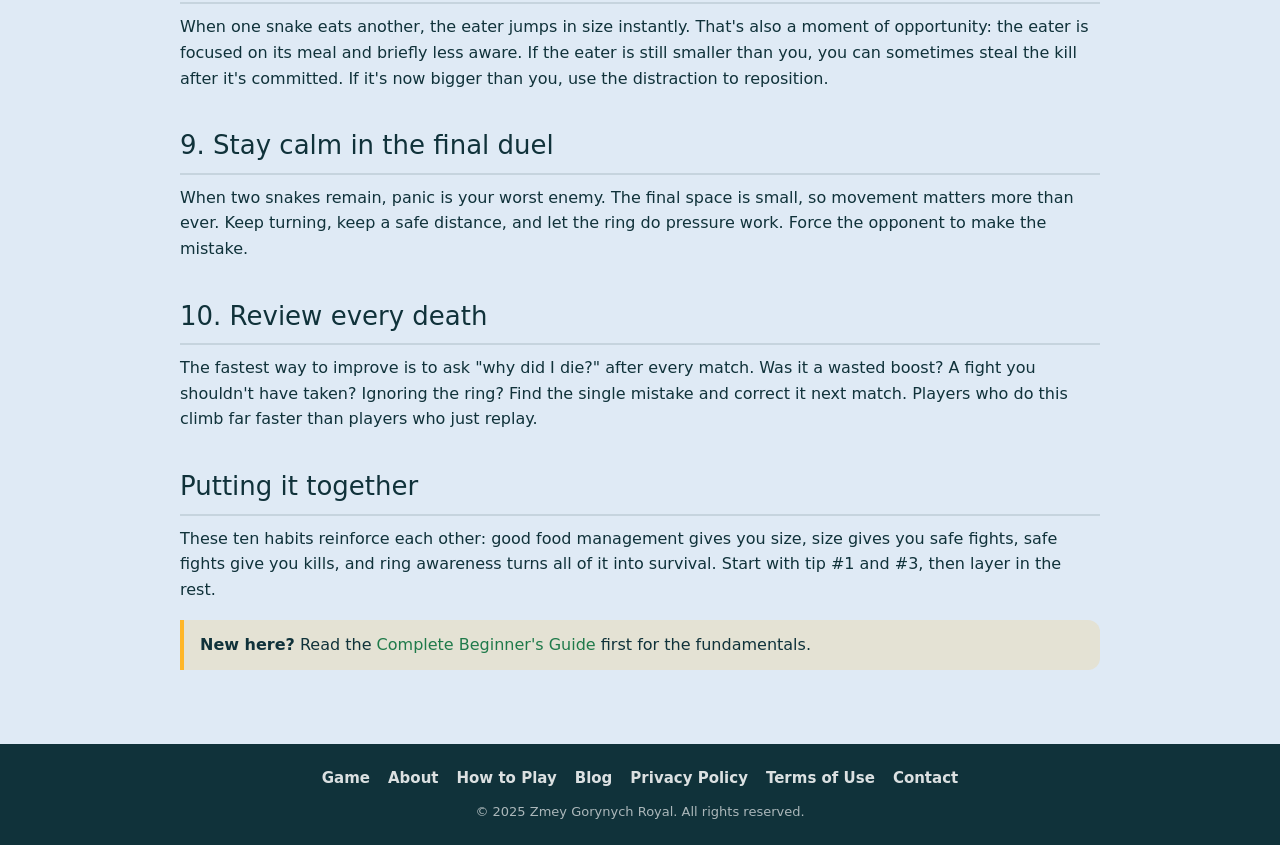
<file: blog/10-tips-survive-longer-kills-zmey-gorynych-royal.html>
<!DOCTYPE html>
<html lang="en">
<head>
<meta charset="utf-8">
<meta name="viewport" content="width=device-width,initial-scale=1">
<title>10 Tips to Survive Longer and Get More Kills in Zmey Gorynych Royal</title>
<meta name="description" content="Ten field-tested tips to survive longer and get more kills in Zmey Gorynych Royal: movement, power-ups, positioning, boosting, avoiding bigger snakes and the closing arena.">
<link rel="canonical" href="https://christmas-royel.pages.dev/blog/10-tips-survive-longer-kills-zmey-gorynych-royal.html">
<meta property="og:type" content="article">
<meta property="og:title" content="10 Tips to Survive Longer and Get More Kills in Zmey Gorynych Royal">
<meta property="og:description" content="Ten practical habits that reliably push your survival time and kill count up in Zmey Gorynych Royal.">
<meta property="og:url" content="https://christmas-royel.pages.dev/blog/10-tips-survive-longer-kills-zmey-gorynych-royal.html">
<meta property="og:site_name" content="Zmey Gorynych Royal">
<meta name="twitter:card" content="summary">
<meta name="twitter:title" content="10 Tips to Survive Longer and Get More Kills">
<meta name="twitter:description" content="Ten practical habits that push your survival time and kill count up.">
<link rel="stylesheet" href="../css/site.css">
</head>
<body>

<header class="site-header">
  <div class="site-header-inner">
    <a class="brand" href="../index.html"><span class="star">★</span> Zmey Gorynych Royal</a>
    <nav class="site-nav" aria-label="Main navigation">
      <a href="../index.html">Game</a>
      <a href="../how-to-play.html">How to Play</a>
      <a href="index.html" aria-current="page">Blog</a>
      <a href="../about.html">About</a>
      <a href="../contact.html">Contact</a>
      <a href="../privacy.html">Privacy</a>
    </nav>
  </div>
</header>

<main class="site-main">
  <article class="post-body">
    <h1>10 Tips to Survive Longer and Get More Kills in Zmey Gorynych Royal</h1>
    <p class="post-meta"><span>Strategy</span><span>· 7 min read</span></p>

    <p class="lead">Surviving in Zmey Gorynych Royal is rarely about one big play. It's a stack of small, repeatable habits. These ten tips are the ones that most consistently move the needle — from your very first match to the final duel.</p>

    <h2>1. Prioritise food over everything early</h2>
    <p>Sizing is the currency of the game. In the opening minute, your only job is to eat as many treats as possible. Every bit of mass is an advantage that compounds all match long. Don't chase fights you don't need yet — farm food.</p>

    <h2>2. Never fight uphill</h2>
    <p>You can only eat snakes smaller than you, and bigger snakes can eat you. Before engaging, <strong>know the size comparison</strong>. If there's any doubt you're bigger, assume you're not and leave. Surviving a "maybe" is better than handing a free meal to a larger snake.</p>

    <h2>3. Read the ring from the start</h2>
    <p>A common beginner mistake is ignoring the ring until it forces a move. Instead, plan around it from the first seconds. Keep your food route biased toward the centre — that way, as the ring closes, you're already in a strong position and never trapped on the edge.</p>
    <div class="tip"><strong>Tip:</strong> the ring is also an ally. In the late game, the arena throws everyone together, so a snake with size can turn the final squeeze into a feeding frenzy.</div>

    <h2>4. Boost with intent, not habit</h2>
    <p>Boosting costs length, so every wasted boost is a silent tax on your size. Use it for the three cases that genuinely matter: escaping a chaser, closing on a kill, and crossing dangerous ground. Otherwise, cruise at normal speed.</p>

    <h2>5. Keep your body in a tight line</h2>
    <p>Sweeping turns make you easy to cut off and expose your side. Keep your path smooth and your turns deliberate. A tight, controlled snake is harder to intercept — and leaves you more options when a threat appears.</p>

    <h2>6. Use obstacles and the boundary</h2>
    <p>Smaller snakes often flee in straight lines. Use your movement to cut the angle and intercept them rather than just chasing behind. And when a bigger snake is chasing you, lead it toward the ring's edge — you can break away, but it may hesitate to follow.</p>

    <h2>7. Grab power-ups, but not at any cost</h2>
    <p>Power-ups are valuable, but they sit in fixed spots — sometimes right in the path of a larger snake. <strong>Take a power-up only if you can reach it safely.</strong> A magnet or ghost is great; dying for it is not.</p>

    <h2>8. Watch for the feeding chain</h2>
    <p>When one snake eats another, the eater jumps in size instantly. That's also a moment of opportunity: the eater is focused on its meal and briefly less aware. If the eater is still smaller than you, you can sometimes steal the kill after it's committed. If it's now bigger than you, use the distraction to reposition.</p>

    <h2>9. Stay calm in the final duel</h2>
    <p>When two snakes remain, panic is your worst enemy. The final space is small, so movement matters more than ever. Keep turning, keep a safe distance, and let the ring do pressure work. Force the opponent to make the mistake.</p>

    <h2>10. Review every death</h2>
    <p>The fastest way to improve is to ask "why did I die?" after every match. Was it a wasted boost? A fight you shouldn't have taken? Ignoring the ring? Find the single mistake and correct it next match. Players who do this climb far faster than players who just replay.</p>

    <h2>Putting it together</h2>
    <p>These ten habits reinforce each other: good food management gives you size, size gives you safe fights, safe fights give you kills, and ring awareness turns all of it into survival. Start with tip #1 and #3, then layer in the rest.</p>
    <div class="tip"><strong>New here?</strong> Read the <a href="how-to-play-zmey-gorynych-royal.html">Complete Beginner's Guide</a> first for the fundamentals.</div>
  </article>
</main>

<footer class="site-footer">
  <div class="site-footer-inner">
    <nav class="site-links" aria-label="Footer navigation">
      <a href="../index.html">Game</a>
      <a href="../about.html">About</a>
      <a href="../how-to-play.html">How to Play</a>
      <a href="index.html">Blog</a>
      <a href="../privacy.html">Privacy Policy</a>
      <a href="../terms.html">Terms of Use</a>
      <a href="../contact.html">Contact</a>
    </nav>
    <p class="footer-note">© 2025 Zmey Gorynych Royal. All rights reserved.</p>
  </div>
</footer>

</body>
</html>
</file>
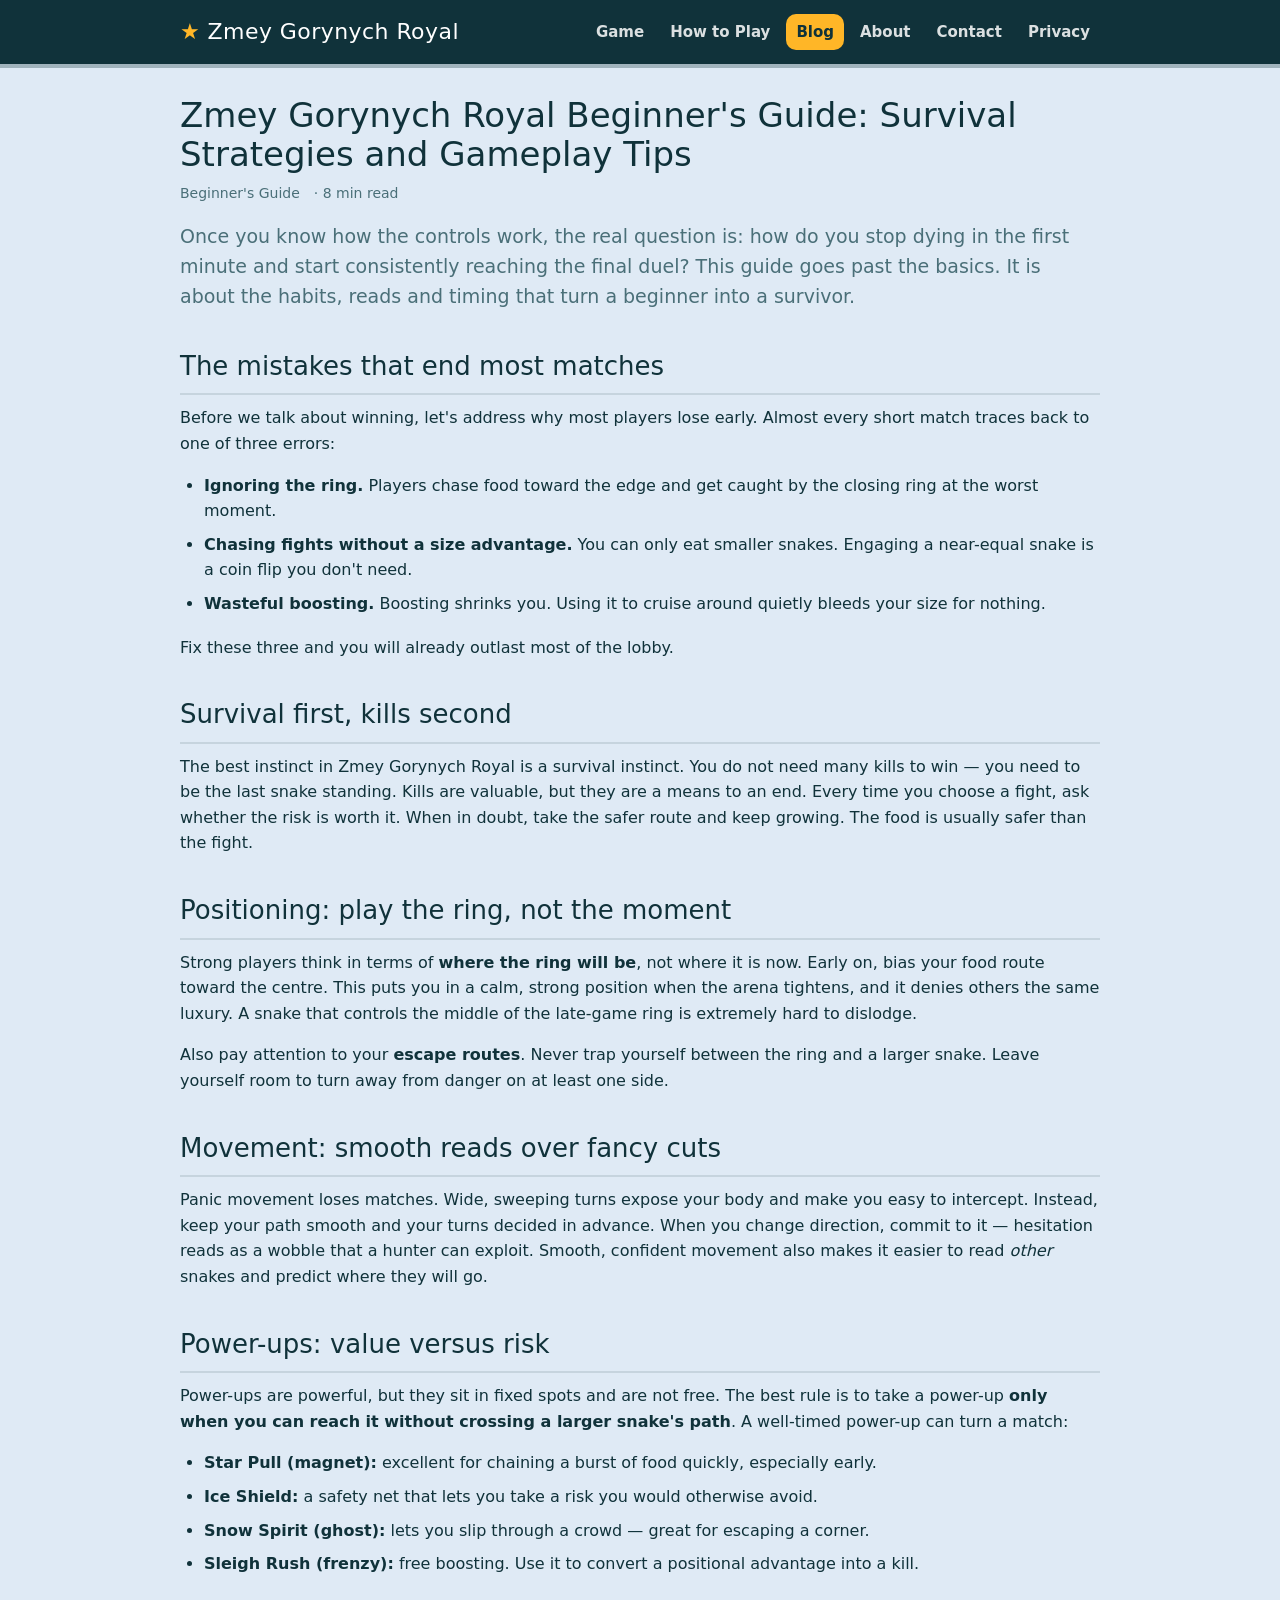
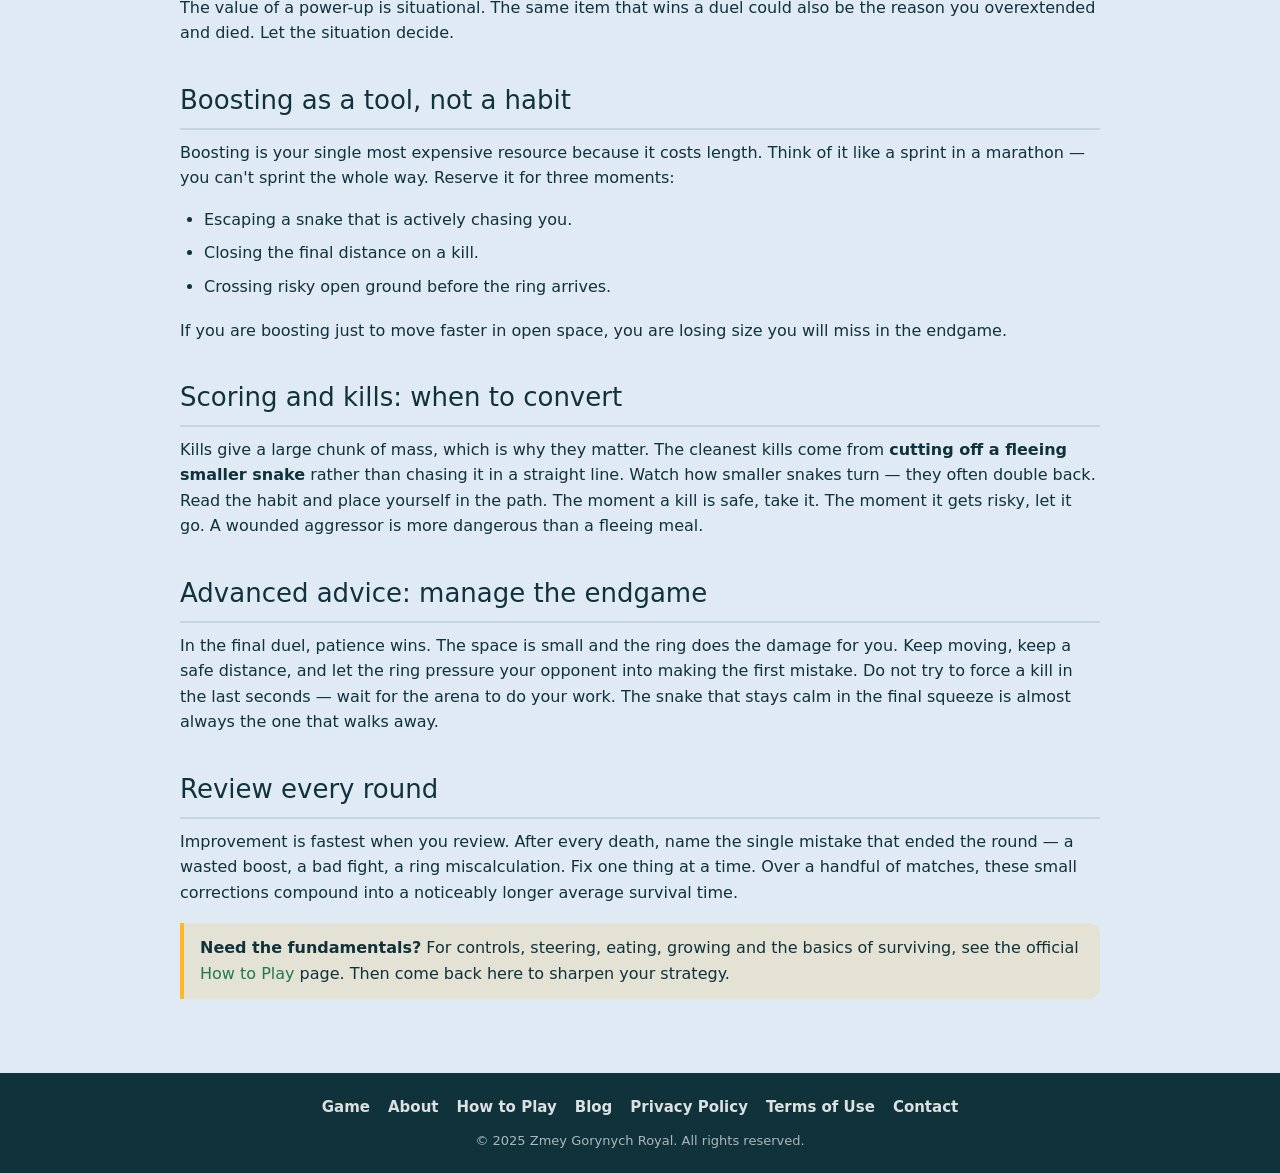
<file: blog/how-to-play-zmey-gorynych-royal.html>
<!DOCTYPE html>
<html lang="en">
<head>
<meta charset="utf-8">
<meta name="viewport" content="width=device-width,initial-scale=1">
<title>Zmey Gorynych Royal Beginner's Guide: Survival Strategies and Gameplay Tips</title>
<meta name="description" content="A deep-dive beginner's guide to Zmey Gorynych Royal: common mistakes, survival strategies, positioning, effective power-up usage, boosting, scoring and advanced gameplay advice.">
<link rel="canonical" href="https://christmas-royel.pages.dev/blog/how-to-play-zmey-gorynych-royal.html">
<meta property="og:type" content="article">
<meta property="og:title" content="Zmey Gorynych Royal Beginner's Guide: Survival Strategies and Gameplay Tips">
<meta property="og:description" content="Move beyond the basics: learn the mistakes to avoid, the survival strategies that work, and how to use power-ups and boosts like a veteran.">
<meta property="og:url" content="https://christmas-royel.pages.dev/blog/how-to-play-zmey-gorynych-royal.html">
<meta property="og:site_name" content="Zmey Gorynych Royal">
<meta name="twitter:card" content="summary">
<meta name="twitter:title" content="Zmey Gorynych Royal Beginner's Guide: Survival Strategies and Gameplay Tips">
<meta name="twitter:description" content="Survival strategies and advanced tips for Zmey Gorynych Royal.">
<link rel="stylesheet" href="../css/site.css">
</head>
<body>

<header class="site-header">
  <div class="site-header-inner">
    <a class="brand" href="../index.html"><span class="star">★</span> Zmey Gorynych Royal</a>
    <nav class="site-nav" aria-label="Main navigation">
      <a href="../index.html">Game</a>
      <a href="../how-to-play.html">How to Play</a>
      <a href="index.html" aria-current="page">Blog</a>
      <a href="../about.html">About</a>
      <a href="../contact.html">Contact</a>
      <a href="../privacy.html">Privacy</a>
    </nav>
  </div>
</header>

<main class="site-main">
  <article class="post-body">
    <h1>Zmey Gorynych Royal Beginner's Guide: Survival Strategies and Gameplay Tips</h1>
    <p class="post-meta"><span>Beginner's Guide</span><span>· 8 min read</span></p>

    <p class="lead">Once you know how the controls work, the real question is: how do you stop dying in the first minute and start consistently reaching the final duel? This guide goes past the basics. It is about the habits, reads and timing that turn a beginner into a survivor.</p>

    <h2>The mistakes that end most matches</h2>
    <p>Before we talk about winning, let's address why most players lose early. Almost every short match traces back to one of three errors:</p>
    <ul>
      <li><strong>Ignoring the ring.</strong> Players chase food toward the edge and get caught by the closing ring at the worst moment.</li>
      <li><strong>Chasing fights without a size advantage.</strong> You can only eat smaller snakes. Engaging a near-equal snake is a coin flip you don't need.</li>
      <li><strong>Wasteful boosting.</strong> Boosting shrinks you. Using it to cruise around quietly bleeds your size for nothing.</li>
    </ul>
    <p>Fix these three and you will already outlast most of the lobby.</p>

    <h2>Survival first, kills second</h2>
    <p>The best instinct in Zmey Gorynych Royal is a survival instinct. You do not need many kills to win — you need to be the last snake standing. Kills are valuable, but they are a means to an end. Every time you choose a fight, ask whether the risk is worth it. When in doubt, take the safer route and keep growing. The food is usually safer than the fight.</p>

    <h2>Positioning: play the ring, not the moment</h2>
    <p>Strong players think in terms of <strong>where the ring will be</strong>, not where it is now. Early on, bias your food route toward the centre. This puts you in a calm, strong position when the arena tightens, and it denies others the same luxury. A snake that controls the middle of the late-game ring is extremely hard to dislodge.</p>
    <p>Also pay attention to your <strong>escape routes</strong>. Never trap yourself between the ring and a larger snake. Leave yourself room to turn away from danger on at least one side.</p>

    <h2>Movement: smooth reads over fancy cuts</h2>
    <p>Panic movement loses matches. Wide, sweeping turns expose your body and make you easy to intercept. Instead, keep your path smooth and your turns decided in advance. When you change direction, commit to it — hesitation reads as a wobble that a hunter can exploit. Smooth, confident movement also makes it easier to read <em>other</em> snakes and predict where they will go.</p>

    <h2>Power-ups: value versus risk</h2>
    <p>Power-ups are powerful, but they sit in fixed spots and are not free. The best rule is to take a power-up <strong>only when you can reach it without crossing a larger snake's path</strong>. A well-timed power-up can turn a match:</p>
    <ul>
      <li><strong>Star Pull (magnet):</strong> excellent for chaining a burst of food quickly, especially early.</li>
      <li><strong>Ice Shield:</strong> a safety net that lets you take a risk you would otherwise avoid.</li>
      <li><strong>Snow Spirit (ghost):</strong> lets you slip through a crowd — great for escaping a corner.</li>
      <li><strong>Sleigh Rush (frenzy):</strong> free boosting. Use it to convert a positional advantage into a kill.</li>
    </ul>
    <p>The value of a power-up is situational. The same item that wins a duel could also be the reason you overextended and died. Let the situation decide.</p>

    <h2>Boosting as a tool, not a habit</h2>
    <p>Boosting is your single most expensive resource because it costs length. Think of it like a sprint in a marathon — you can't sprint the whole way. Reserve it for three moments:</p>
    <ul>
      <li>Escaping a snake that is actively chasing you.</li>
      <li>Closing the final distance on a kill.</li>
      <li>Crossing risky open ground before the ring arrives.</li>
    </ul>
    <p>If you are boosting just to move faster in open space, you are losing size you will miss in the endgame.</p>

    <h2>Scoring and kills: when to convert</h2>
    <p>Kills give a large chunk of mass, which is why they matter. The cleanest kills come from <strong>cutting off a fleeing smaller snake</strong> rather than chasing it in a straight line. Watch how smaller snakes turn — they often double back. Read the habit and place yourself in the path. The moment a kill is safe, take it. The moment it gets risky, let it go. A wounded aggressor is more dangerous than a fleeing meal.</p>

    <h2>Advanced advice: manage the endgame</h2>
    <p>In the final duel, patience wins. The space is small and the ring does the damage for you. Keep moving, keep a safe distance, and let the ring pressure your opponent into making the first mistake. Do not try to force a kill in the last seconds — wait for the arena to do your work. The snake that stays calm in the final squeeze is almost always the one that walks away.</p>

    <h2>Review every round</h2>
    <p>Improvement is fastest when you review. After every death, name the single mistake that ended the round — a wasted boost, a bad fight, a ring miscalculation. Fix one thing at a time. Over a handful of matches, these small corrections compound into a noticeably longer average survival time.</p>

    <div class="tip"><strong>Need the fundamentals?</strong> For controls, steering, eating, growing and the basics of surviving, see the official <a href="../how-to-play.html">How to Play</a> page. Then come back here to sharpen your strategy.</div>
  </article>
</main>

<footer class="site-footer">
  <div class="site-footer-inner">
    <nav class="site-links" aria-label="Footer navigation">
      <a href="../index.html">Game</a>
      <a href="../about.html">About</a>
      <a href="../how-to-play.html">How to Play</a>
      <a href="index.html">Blog</a>
      <a href="../privacy.html">Privacy Policy</a>
      <a href="../terms.html">Terms of Use</a>
      <a href="../contact.html">Contact</a>
    </nav>
    <p class="footer-note">© 2025 Zmey Gorynych Royal. All rights reserved.</p>
  </div>
</footer>

</body>
</html>
</file>
<file: css/site.css>
/* =========================================================
   Zmey Gorynych Royal — site-wide stylesheet
   Shared by the informational pages + blog. Mirrors the game's
   brand palette (ink, saffron, ground) and font feel.
   No external assets are fetched; type stacks fall back locally.
   ========================================================= */

:root{
  --ink:#10323a;
  --ink-soft:#4a6f78;
  --glass:rgba(255,255,255,.9);
  --glass-dim:rgba(255,255,255,.72);
  --saffron:#ffb627;
  --saffron-deep:#c97a00;
  --coral:#e03a4e;
  --leaf:#1f7a4a;
  --ground:#dfeaf5;
  --shade:rgba(16,50,58,.6);
  --white:#ffffff;
  --f-display:'Lilita One','Arial Rounded MT Bold','Trebuchet MS',system-ui,sans-serif;
  --f-body:'Baloo 2',ui-rounded,'Segoe UI',system-ui,sans-serif;
  --maxw:960px;
  color-scheme:light;
}

*{box-sizing:border-box}
html,body{margin:0;padding:0}
body{
  font-family:var(--f-body);
  font-size:16px;
  line-height:1.6;
  color:var(--ink);
  background:var(--ground);
  -webkit-font-smoothing:antialiased;
  display:flex;flex-direction:column;min-height:100vh;
}
a{color:var(--leaf);text-decoration:none}
a:hover{text-decoration:underline}

/* ---------- Header / nav ---------- */
.site-header{
  background:var(--ink);
  color:var(--white);
  box-shadow:0 4px 0 rgba(16,50,58,.3);
}
.site-header-inner{
  max-width:var(--maxw);margin:0 auto;padding:14px 20px;
  display:flex;align-items:center;justify-content:space-between;gap:16px;flex-wrap:wrap;
}
.brand{
  font-family:var(--f-display);font-size:22px;letter-spacing:.02em;color:var(--white);
}
.brand .star{color:var(--saffron)}
.site-nav{display:flex;gap:6px;flex-wrap:wrap}
.site-nav a{
  color:var(--white);opacity:.85;font-weight:600;font-size:15px;
  padding:6px 10px;border-radius:10px;transition:opacity .12s,background .12s;
}
.site-nav a:hover{opacity:1;background:rgba(255,255,255,.12);text-decoration:none}
.site-nav a[aria-current="page"]{opacity:1;background:var(--saffron);color:var(--ink)}

/* ---------- Main ---------- */
.site-main{flex:1;width:100%;max-width:var(--maxw);margin:0 auto;padding:32px 20px 56px}
.site-main h1{
  font-family:var(--f-display);font-weight:400;font-size:34px;line-height:1.15;
  margin:0 0 8px;color:var(--ink);
}
.site-main h2{font-family:var(--f-display);font-weight:400;font-size:26px;margin:34px 0 10px;color:var(--ink)}
.site-main h3{font-size:19px;margin:22px 0 8px;color:var(--ink)}
.site-main p{margin:0 0 16px}
.site-main ul,.site-main ol{margin:0 0 18px;padding-left:24px}
.site-main li{margin-bottom:8px}
.lead{font-size:19px;color:var(--ink-soft)}

.card{
  background:var(--glass);border-radius:18px;padding:22px 24px;margin-bottom:22px;
  box-shadow:0 4px 0 rgba(16,50,58,.12);
}
.pageintro{margin-bottom:28px}

/* Buttons */
.btn{
  display:inline-block;border:0;border-radius:16px;cursor:pointer;
  font-family:var(--f-display);font-size:18px;letter-spacing:.02em;
  padding:12px 22px;color:var(--ink);
  background:linear-gradient(180deg,#ffd166 0%,var(--saffron) 48%,#f0a013 100%);
  box-shadow:0 4px 0 var(--saffron-deep),inset 0 1px 0 rgba(255,255,255,.6);
  transition:transform .08s ease,box-shadow .08s ease,filter .12s ease;
  text-decoration:none;
}
.btn:hover{filter:brightness(1.06);transform:translateY(-1px);text-decoration:none}
.btn:active{transform:translateY(3px);box-shadow:0 1px 0 var(--saffron-deep)}
.btn.ghost{
  color:var(--ink);background:linear-gradient(180deg,#fff,#f2f6f4 55%,#dfe8e4);
  box-shadow:0 4px 0 #9fb2ad;
}

/* ---------- Footer ---------- */
.site-footer{background:var(--ink);color:var(--white);margin-top:auto}
.site-footer-inner{
  max-width:var(--maxw);margin:0 auto;padding:22px 20px;
  display:flex;flex-direction:column;gap:12px;align-items:center;text-align:center;
}
.site-links{display:flex;gap:8px 18px;flex-wrap:wrap;justify-content:center}
.site-links a{color:var(--white);opacity:.85;font-weight:600;font-size:15px}
.site-links a:hover{opacity:1;text-decoration:underline}
.footer-note{opacity:.65;font-size:13px;margin:0}

/* ---------- Blog ---------- */
.blog-grid{display:grid;grid-template-columns:repeat(auto-fill,minmax(260px,1fr));gap:20px}
.post-card{background:var(--glass);border-radius:18px;padding:20px;box-shadow:0 4px 0 rgba(16,50,58,.12);display:block;color:var(--ink);text-decoration:none;transition:transform .1s ease,box-shadow .1s ease}
.post-card:hover{transform:translateY(-2px);box-shadow:0 6px 0 rgba(16,50,58,.15);text-decoration:none}
.post-card .cat{font:800 12px/1 var(--f-body);letter-spacing:.1em;text-transform:uppercase;color:var(--saffron-deep)}
.post-card h2{font-family:var(--f-display);font-weight:400;font-size:22px;line-height:1.2;margin:8px 0 6px}
.post-card .meta{font-size:13px;color:var(--ink-soft)}
.post-card p{margin:10px 0 0;font-size:15px}

.post-meta{color:var(--ink-soft);font-size:14px;margin:0 0 20px;display:flex;gap:14px;flex-wrap:wrap}
.post-body h2{border-bottom:2px solid rgba(16,50,58,.12);padding-bottom:6px}
.tip{background:rgba(255,182,39,.16);border-left:4px solid var(--saffron);border-radius:0 12px 12px 0;padding:12px 16px;margin:18px 0}

/* ---------- Responsive ---------- */
@media (max-width:640px){
  .site-main{padding-top:22px}
  .site-main h1{font-size:27px}
  .site-main h2{font-size:22px}
  .card{padding:18px}
  .btn{width:100%;text-align:center}
}
</file>
